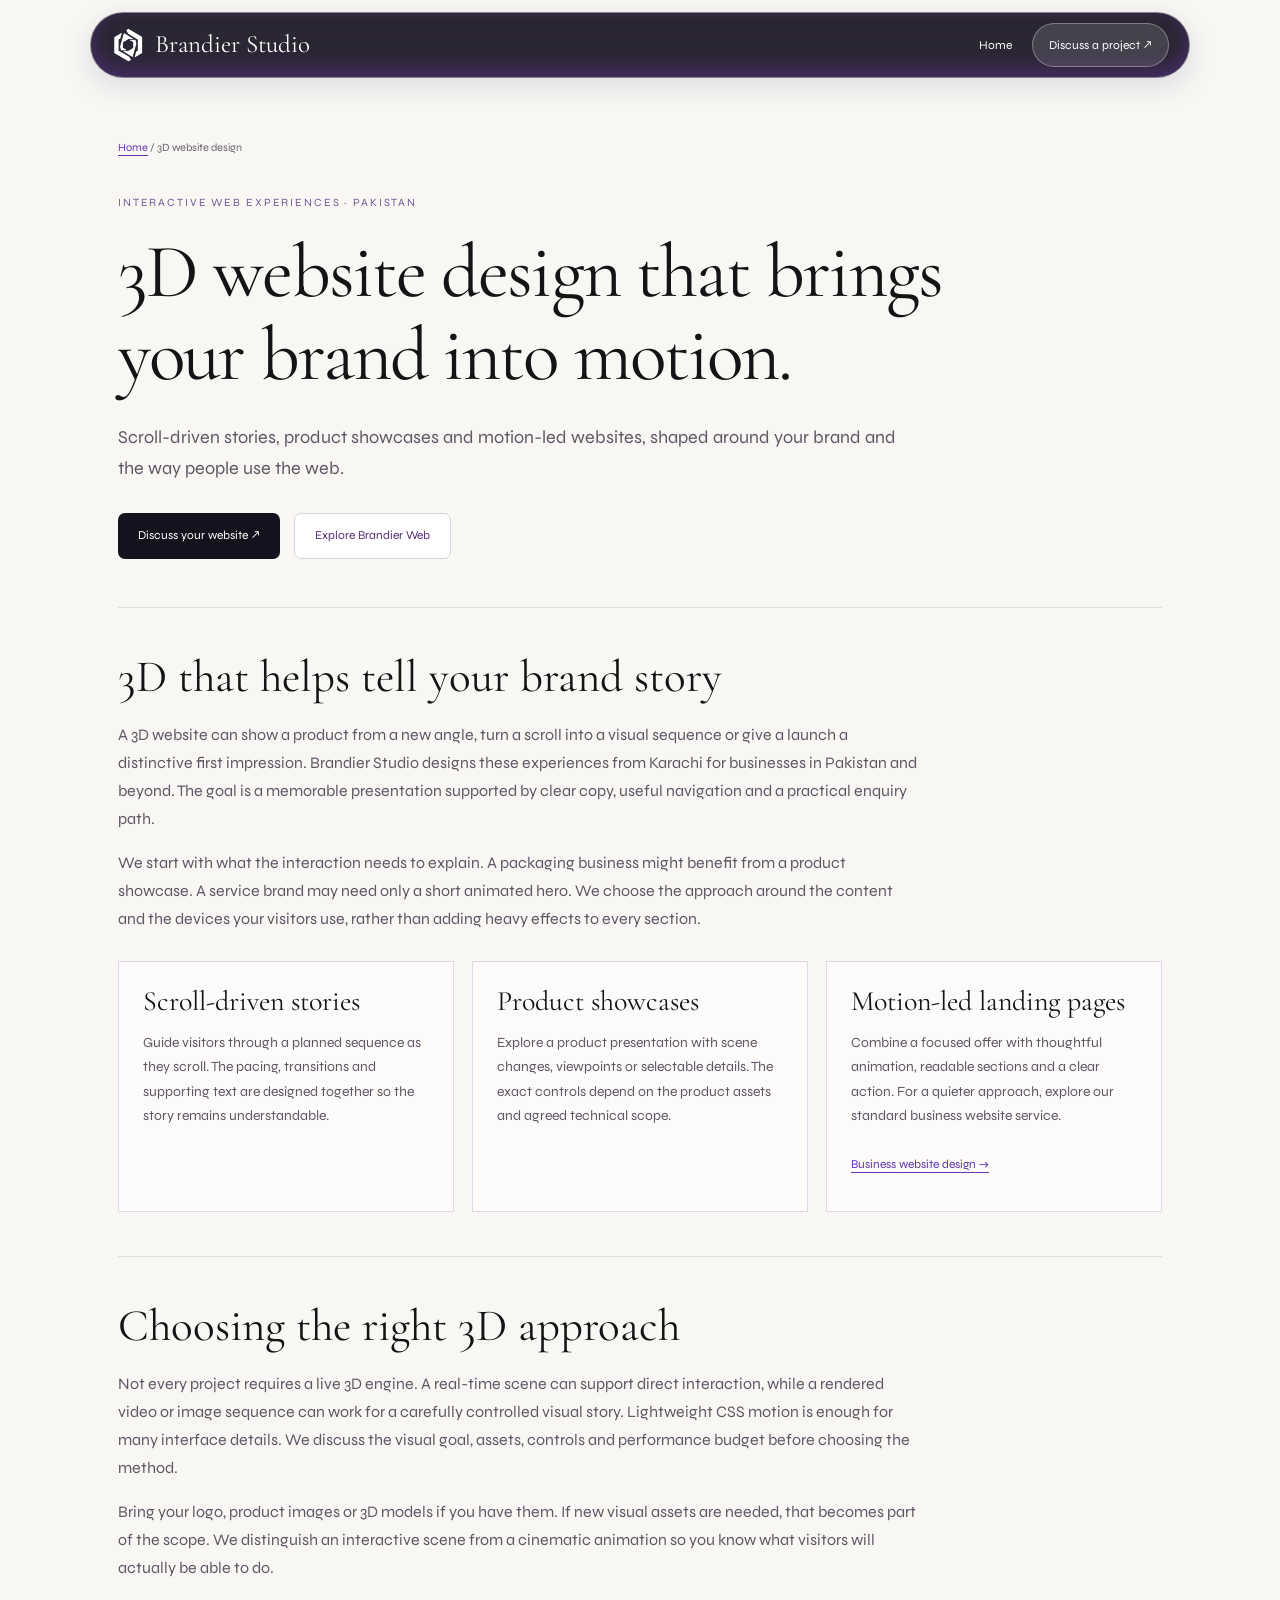
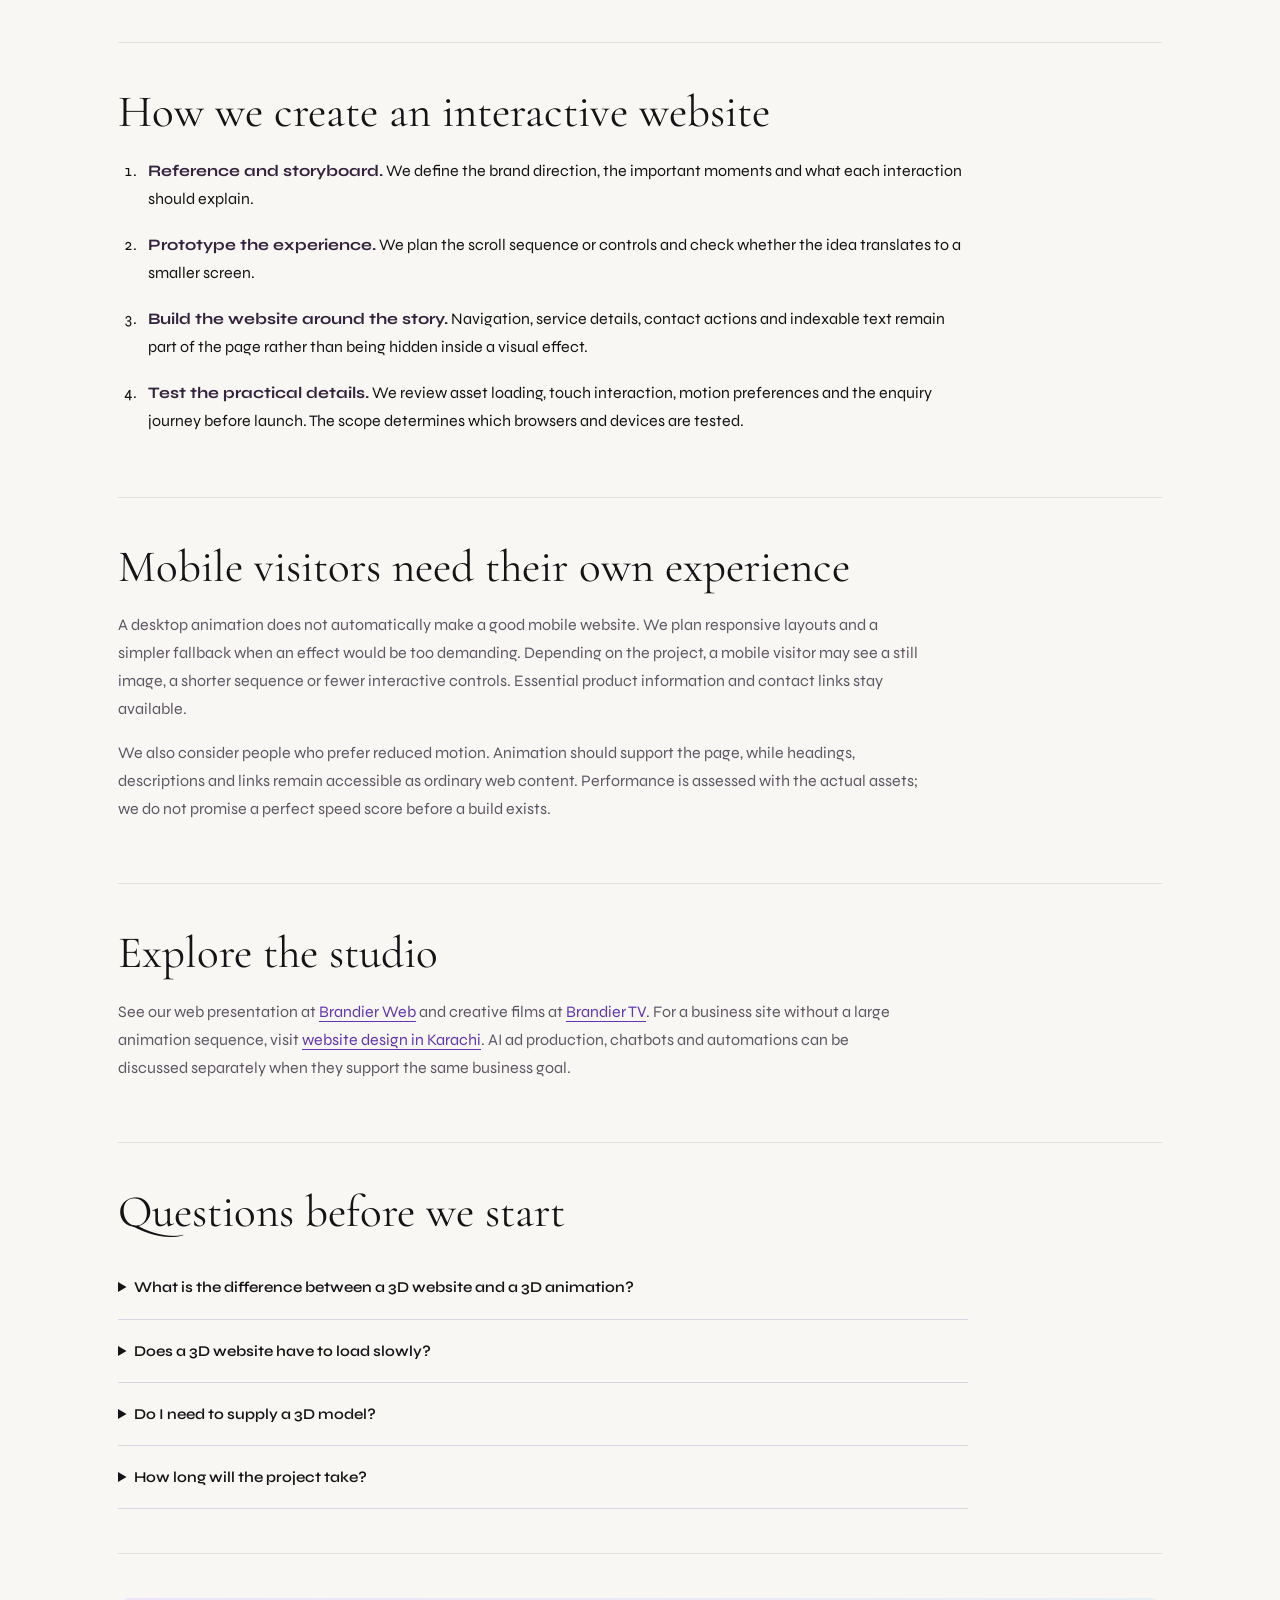
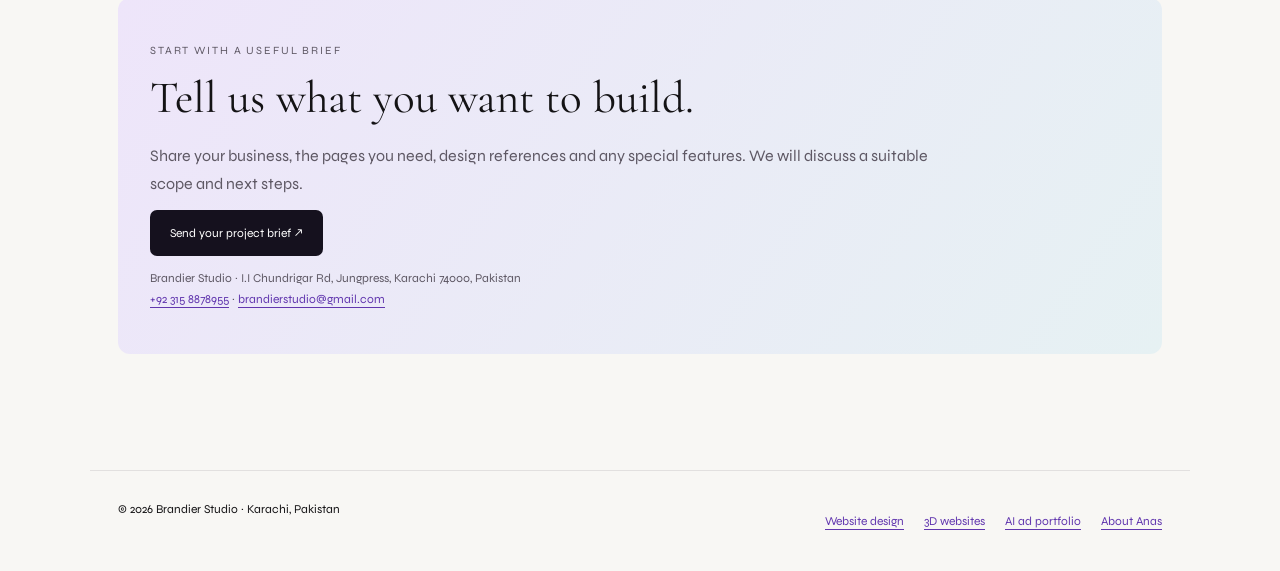
<file: 3d-website-design.html>
<!doctype html><html lang="en"><head><meta charset="utf-8"><meta name="viewport" content="width=device-width,initial-scale=1"><title>3D Website Design in Pakistan | Brandier Studio</title><meta name="description" content="Immersive 3D website design from Karachi, Pakistan. Explore scroll-driven storytelling, interactive product showcases and a mobile-aware design process."><link rel="canonical" href="https://brandierstudio.online/3d-website-design.html"><meta name="robots" content="index,follow,max-image-preview:large"><meta property="og:type" content="website"><meta property="og:site_name" content="Brandier Studio"><meta property="og:title" content="3D Website Design in Pakistan | Brandier Studio"><meta property="og:description" content="Immersive 3D website design from Karachi, Pakistan. Explore scroll-driven storytelling, interactive product showcases and a mobile-aware design process."><meta property="og:url" content="https://brandierstudio.online/3d-website-design.html"><meta property="og:image" content="https://brandierstudio.online/favicon.png"><meta name="twitter:card" content="summary"><meta name="twitter:title" content="3D Website Design in Pakistan | Brandier Studio"><meta name="twitter:description" content="Immersive 3D website design from Karachi, Pakistan. Explore scroll-driven storytelling, interactive product showcases and a mobile-aware design process."><meta name="twitter:image" content="https://brandierstudio.online/favicon.png"><script type="application/ld+json">{"@context": "https://schema.org", "@graph": [{"@type": "ProfessionalService", "@id": "https://brandierstudio.online/#business", "name": "Brandier Studio", "url": "https://brandierstudio.online/", "image": "https://brandierstudio.online/favicon.png", "logo": "https://brandierstudio.online/favicon.png", "telephone": "+923158878955", "email": "brandierstudio@gmail.com", "description": "Karachi-based creative and website design studio offering responsive websites, 3D web experiences, AI advertising, AI agents, chatbots and business automations.", "address": {"@type": "PostalAddress", "streetAddress": "I.I Chundrigar Rd, Jungpress", "addressLocality": "Karachi", "addressRegion": "Sindh", "postalCode": "74000", "addressCountry": "PK"}, "areaServed": [{"@type": "City", "name": "Karachi"}, {"@type": "Country", "name": "Pakistan"}], "hasMap": "https://www.google.com/maps/place/Brandier+studio/@24.849841,67.008726,17z/data=!3m1!4b1!4m6!3m5!1s0x3eb33fcb521d0777:0x27e55e4fd509d5cf!8m2!3d24.849841!4d67.008726!16s%2Fg%2F11nc4p6yjc", "founder": {"@type": "Person", "name": "Anas Mehboob", "url": "https://anas.brandierstudio.online/"}, "sameAs": ["https://pk.linkedin.com/company/brandier-studio", "https://www.instagram.com/brandiarco/", "https://www.facebook.com/brandiarstudio", "https://www.youtube.com/@Brandierstudio"], "knowsAbout": ["Website design", "3D website design", "Responsive web design", "AI advertising", "AI agents", "Chatbots", "Business automation"]}, {"@type": "Service", "@id": "https://brandierstudio.online/3d-website-design.html#service", "name": "3D website design", "serviceType": "3D website design", "provider": {"@id": "https://brandierstudio.online/#business"}, "areaServed": {"@type": "Country", "name": "Pakistan"}, "url": "https://brandierstudio.online/3d-website-design.html"}, {"@type": "WebPage", "@id": "https://brandierstudio.online/3d-website-design.html#page", "name": "3D Website Design in Pakistan | Brandier Studio", "url": "https://brandierstudio.online/3d-website-design.html", "description": "Immersive 3D website design from Karachi, Pakistan. Explore scroll-driven storytelling, interactive product showcases and a mobile-aware design process.", "about": {"@id": "https://brandierstudio.online/3d-website-design.html#service"}, "breadcrumb": {"@id": "https://brandierstudio.online/3d-website-design.html#breadcrumb"}}, {"@type": "BreadcrumbList", "@id": "https://brandierstudio.online/3d-website-design.html#breadcrumb", "itemListElement": [{"@type": "ListItem", "position": 1, "name": "Home", "item": "https://brandierstudio.online/"}, {"@type": "ListItem", "position": 2, "name": "3D website design", "item": "https://brandierstudio.online/3d-website-design.html"}]}]}</script><link rel="icon" href="favicon.png"><link rel="preconnect" href="https://fonts.googleapis.com"><link rel="preconnect" href="https://fonts.gstatic.com" crossorigin><link href="https://fonts.googleapis.com/css2?family=Cormorant+Garamond:wght@400;500&family=Syne:wght@400;500;600&display=swap" rel="stylesheet"><link rel="stylesheet" href="assets/service-pages.css"></head><body><header class="service-header"><a class="brand" href="/"><img src="favicon.png" width="34" height="34" alt="">Brandier Studio</a><div class="header-links"><a class="home-link" href="/">Home</a><a class="quote" href="/#contact">Discuss a project ↗</a></div></header><main><div class="breadcrumbs"><a href="/">Home</a> / 3D website design</div><p class="eyebrow">Interactive web experiences · Pakistan</p><h1>3D website design that brings your brand into motion.</h1><p class="intro">Scroll-driven stories, product showcases and motion-led websites, shaped around your brand and the way people use the web.</p><div class="actions"><a class="button" href="https://wa.me/923158878955?text=Hello%20Brandier%20Studio%2C%20I%20want%20to%20discuss%20a%20website%20project.">Discuss your website ↗</a><a class="button secondary" href="https://web.brandierstudio.online/">Explore Brandier Web</a></div><section class="block"><h2>3D that helps tell your brand story</h2><p>A 3D website can show a product from a new angle, turn a scroll into a visual sequence or give a launch a distinctive first impression. Brandier Studio designs these experiences from Karachi for businesses in Pakistan and beyond. The goal is a memorable presentation supported by clear copy, useful navigation and a practical enquiry path.</p><p>We start with what the interaction needs to explain. A packaging business might benefit from a product showcase. A service brand may need only a short animated hero. We choose the approach around the content and the devices your visitors use, rather than adding heavy effects to every section.</p><div class="grid"><article class="card"><h3>Scroll-driven stories</h3><p>Guide visitors through a planned sequence as they scroll. The pacing, transitions and supporting text are designed together so the story remains understandable.</p></article><article class="card"><h3>Product showcases</h3><p>Explore a product presentation with scene changes, viewpoints or selectable details. The exact controls depend on the product assets and agreed technical scope.</p></article><article class="card"><h3>Motion-led landing pages</h3><p>Combine a focused offer with thoughtful animation, readable sections and a clear action. For a quieter approach, explore our standard business website service.</p><a href="website-design-karachi.html">Business website design →</a></article></div></section>
<section class="block"><h2>Choosing the right 3D approach</h2><p>Not every project requires a live 3D engine. A real-time scene can support direct interaction, while a rendered video or image sequence can work for a carefully controlled visual story. Lightweight CSS motion is enough for many interface details. We discuss the visual goal, assets, controls and performance budget before choosing the method.</p><p>Bring your logo, product images or 3D models if you have them. If new visual assets are needed, that becomes part of the scope. We distinguish an interactive scene from a cinematic animation so you know what visitors will actually be able to do.</p></section>
<section class="block"><h2>How we create an interactive website</h2><ol class="steps"><li><strong>Reference and storyboard.</strong> We define the brand direction, the important moments and what each interaction should explain.</li><li><strong>Prototype the experience.</strong> We plan the scroll sequence or controls and check whether the idea translates to a smaller screen.</li><li><strong>Build the website around the story.</strong> Navigation, service details, contact actions and indexable text remain part of the page rather than being hidden inside a visual effect.</li><li><strong>Test the practical details.</strong> We review asset loading, touch interaction, motion preferences and the enquiry journey before launch. The scope determines which browsers and devices are tested.</li></ol></section>
<section class="block"><h2>Mobile visitors need their own experience</h2><p>A desktop animation does not automatically make a good mobile website. We plan responsive layouts and a simpler fallback when an effect would be too demanding. Depending on the project, a mobile visitor may see a still image, a shorter sequence or fewer interactive controls. Essential product information and contact links stay available.</p><p>We also consider people who prefer reduced motion. Animation should support the page, while headings, descriptions and links remain accessible as ordinary web content. Performance is assessed with the actual assets; we do not promise a perfect speed score before a build exists.</p></section>
<section class="block"><h2>Explore the studio</h2><p>See our web presentation at <a href="https://web.brandierstudio.online/">Brandier Web</a> and creative films at <a href="https://tv.brandierstudio.online/">Brandier TV</a>. For a business site without a large animation sequence, visit <a href="website-design-karachi.html">website design in Karachi</a>. AI ad production, chatbots and automations can be discussed separately when they support the same business goal.</p></section><section class="block"><h2>Questions before we start</h2><details><summary>What is the difference between a 3D website and a 3D animation?</summary><p>A 3D animation is a visual asset. A 3D website combines the page structure and interface with a rendered sequence or live interactive scene. We specify the exact controls and behaviour in the project scope.</p></details><details><summary>Does a 3D website have to load slowly?</summary><p>Asset size, loading strategy and the amount of real-time work all matter. We choose the approach around a performance budget and may use a simpler mobile fallback.</p></details><details><summary>Do I need to supply a 3D model?</summary><p>Existing models or product images help define the brief. If assets need to be created, we discuss that work and its cost before building.</p></details><details><summary>How long will the project take?</summary><p>The schedule depends on scene complexity, asset preparation, pages and review rounds. We agree a timeline after reviewing your brief rather than give the same deadline for every project.</p></details></section><section class="block"><div class="contact"><p class="eyebrow">Start with a useful brief</p><h2>Tell us what you want to build.</h2><p>Share your business, the pages you need, design references and any special features. We will discuss a suitable scope and next steps.</p><a class="button" href="/#contact">Send your project brief ↗</a><p class="small">Brandier Studio · I.I Chundrigar Rd, Jungpress, Karachi 74000, Pakistan<br><a href="tel:+923158878955">+92 315 8878955</a> · <a href="mailto:brandierstudio@gmail.com">brandierstudio@gmail.com</a></p></div></section></main><footer class="service-footer"><span>© 2026 Brandier Studio · Karachi, Pakistan</span><div><a href="website-design-karachi.html">Website design</a><a href="3d-website-design.html">3D websites</a><a href="https://tv.brandierstudio.online/">AI ad portfolio</a><a href="https://anas.brandierstudio.online/">About Anas</a></div></footer></body></html>
</file>
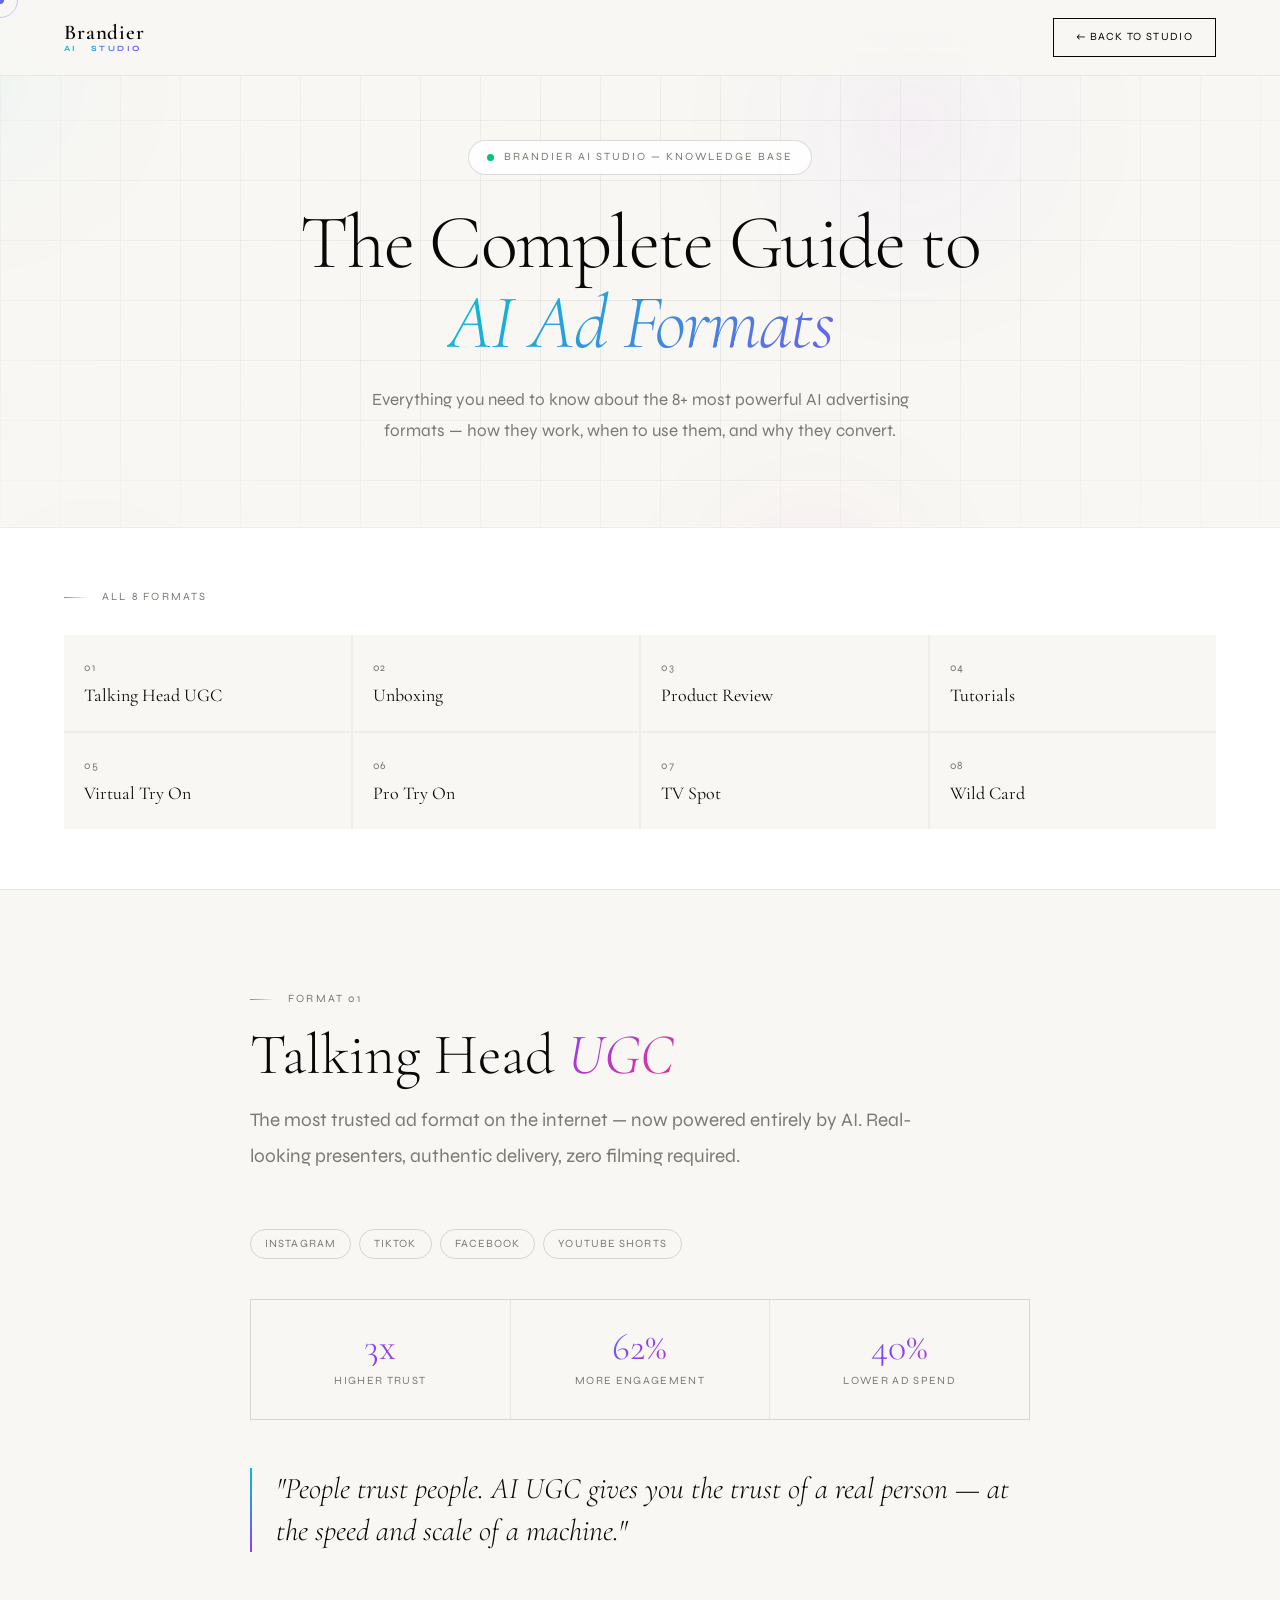
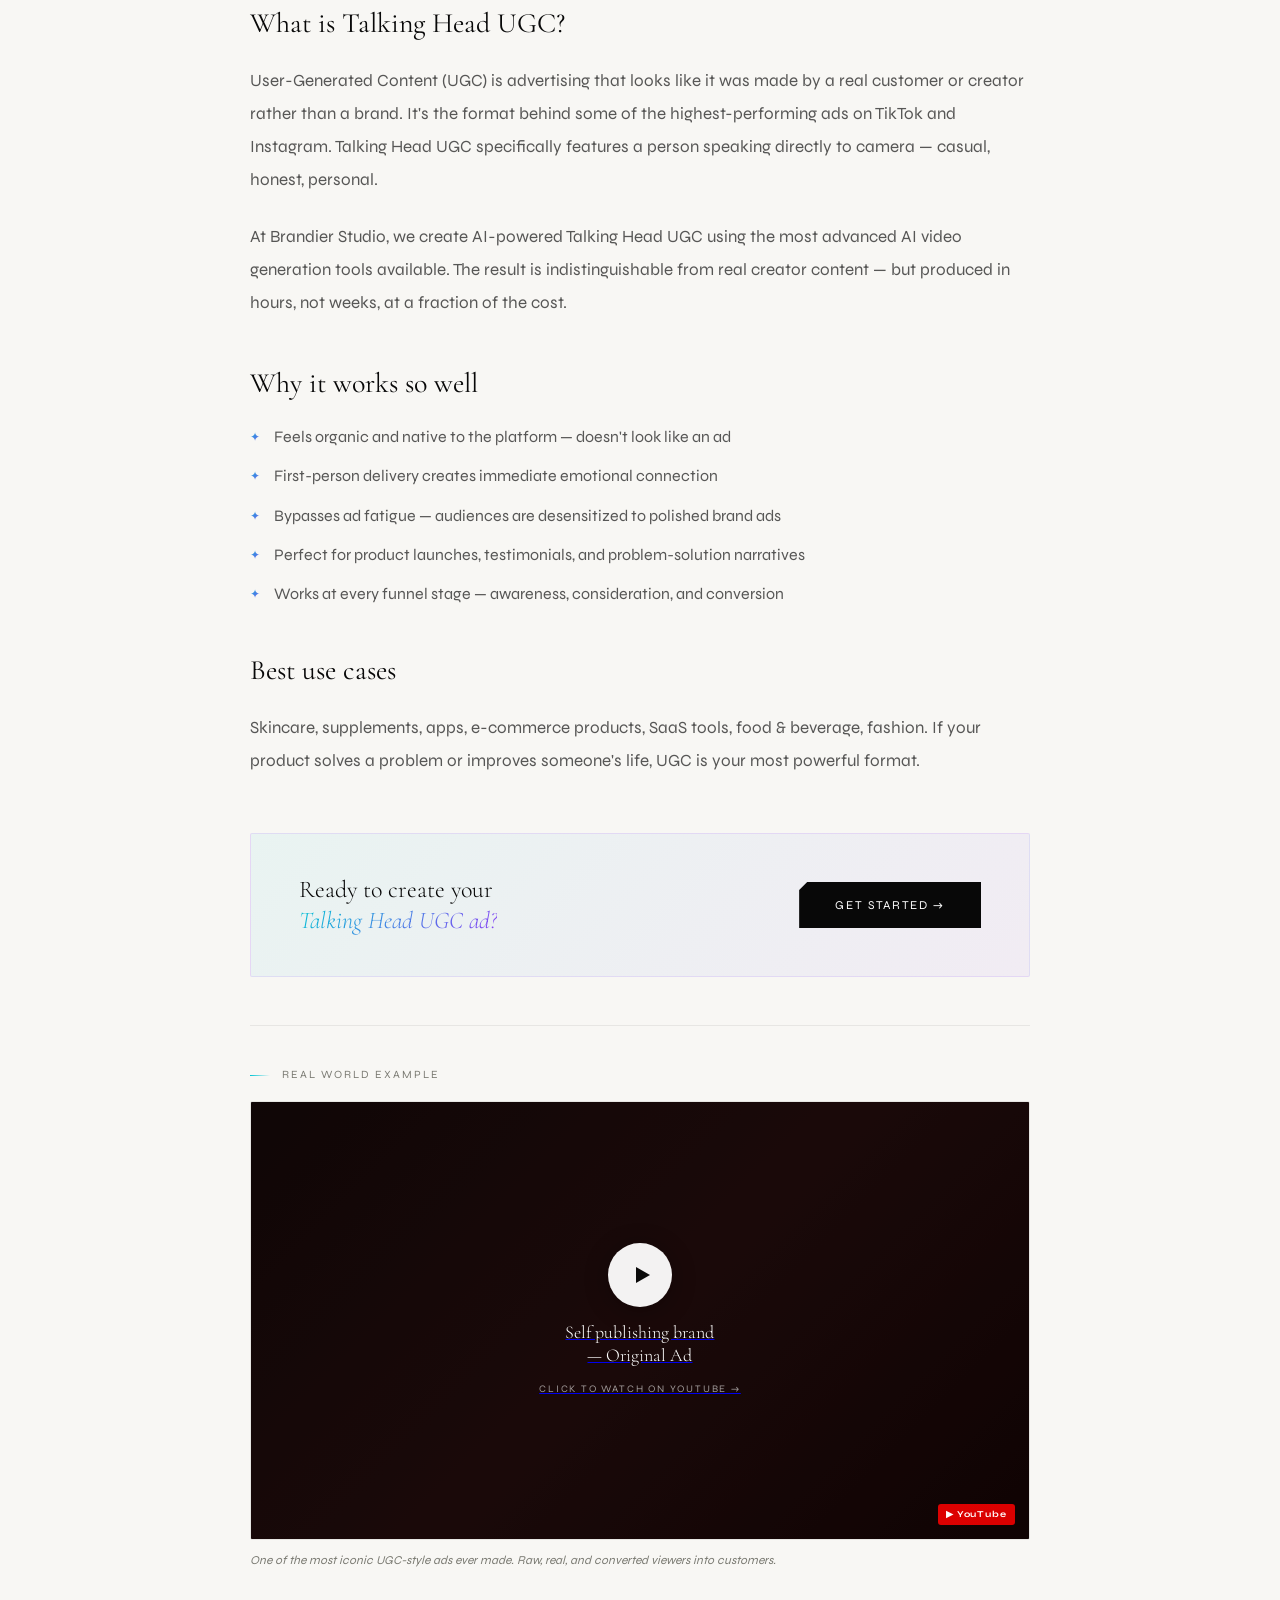
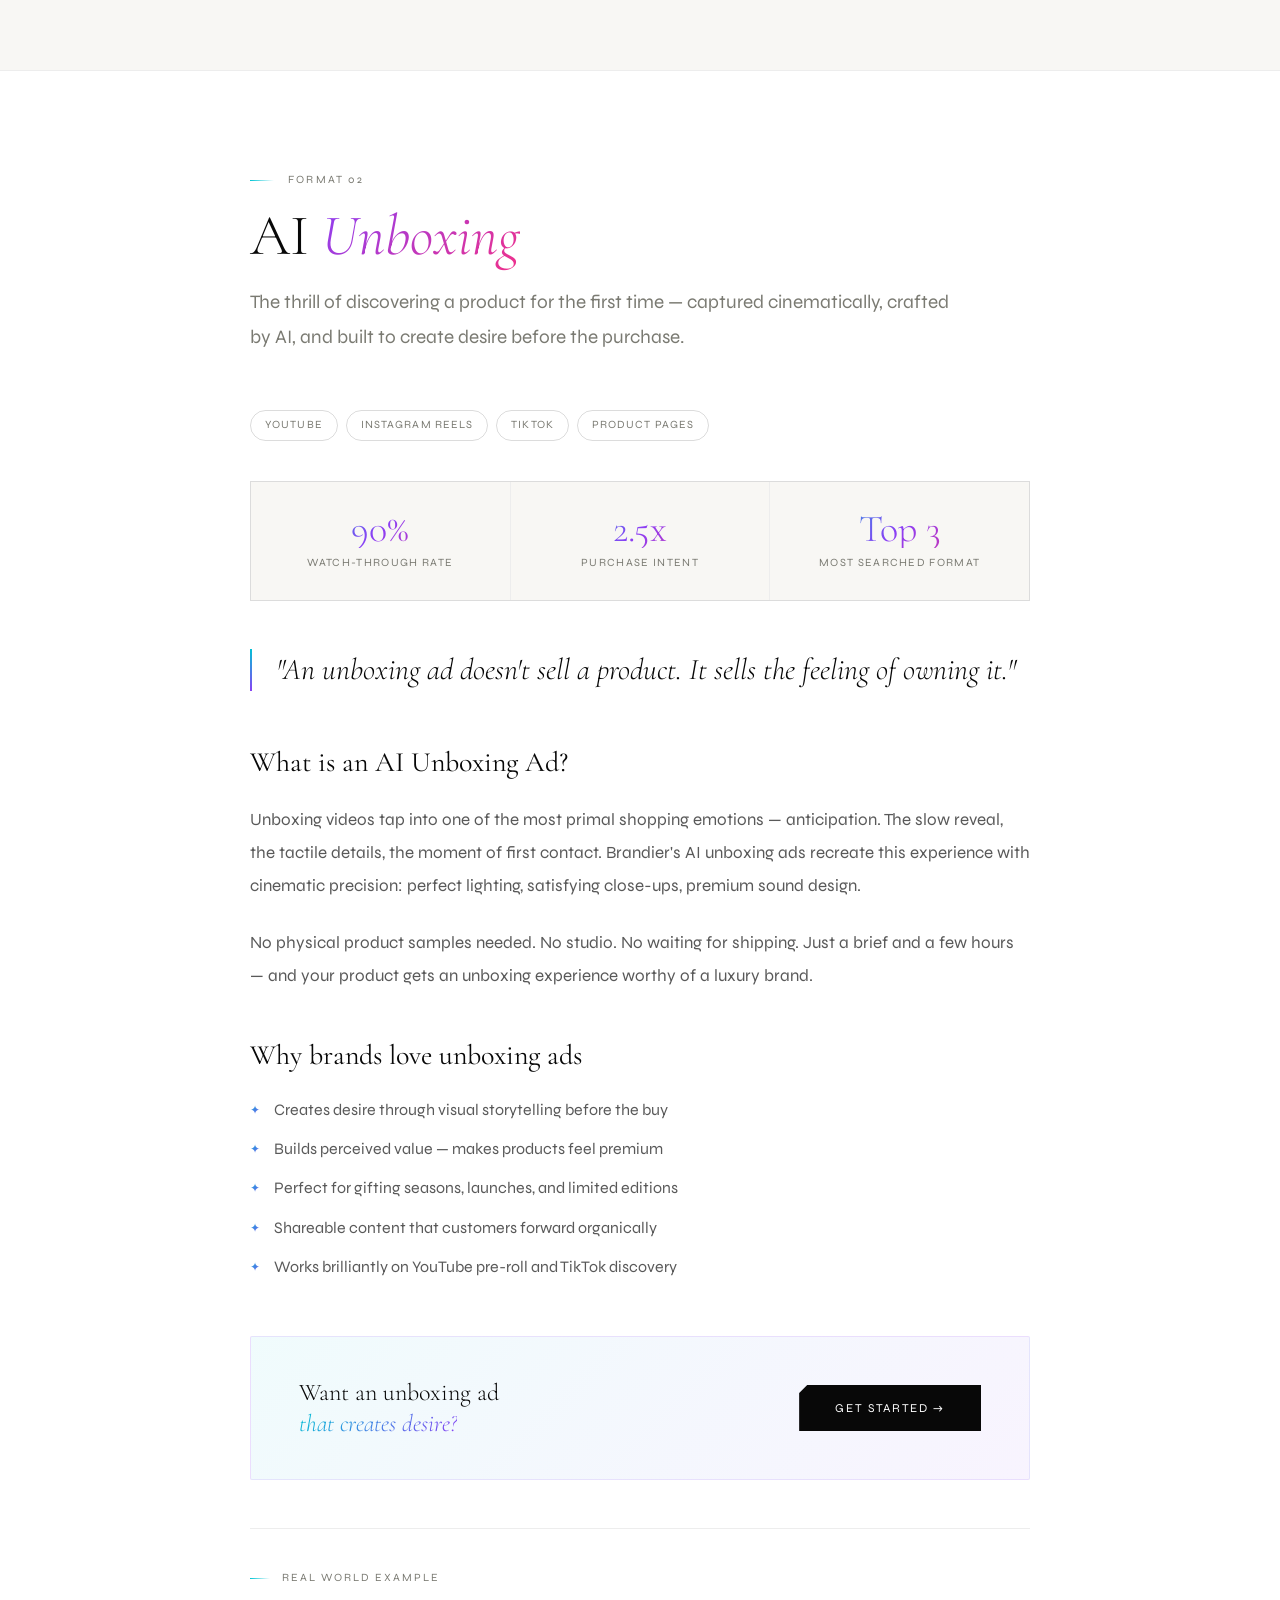
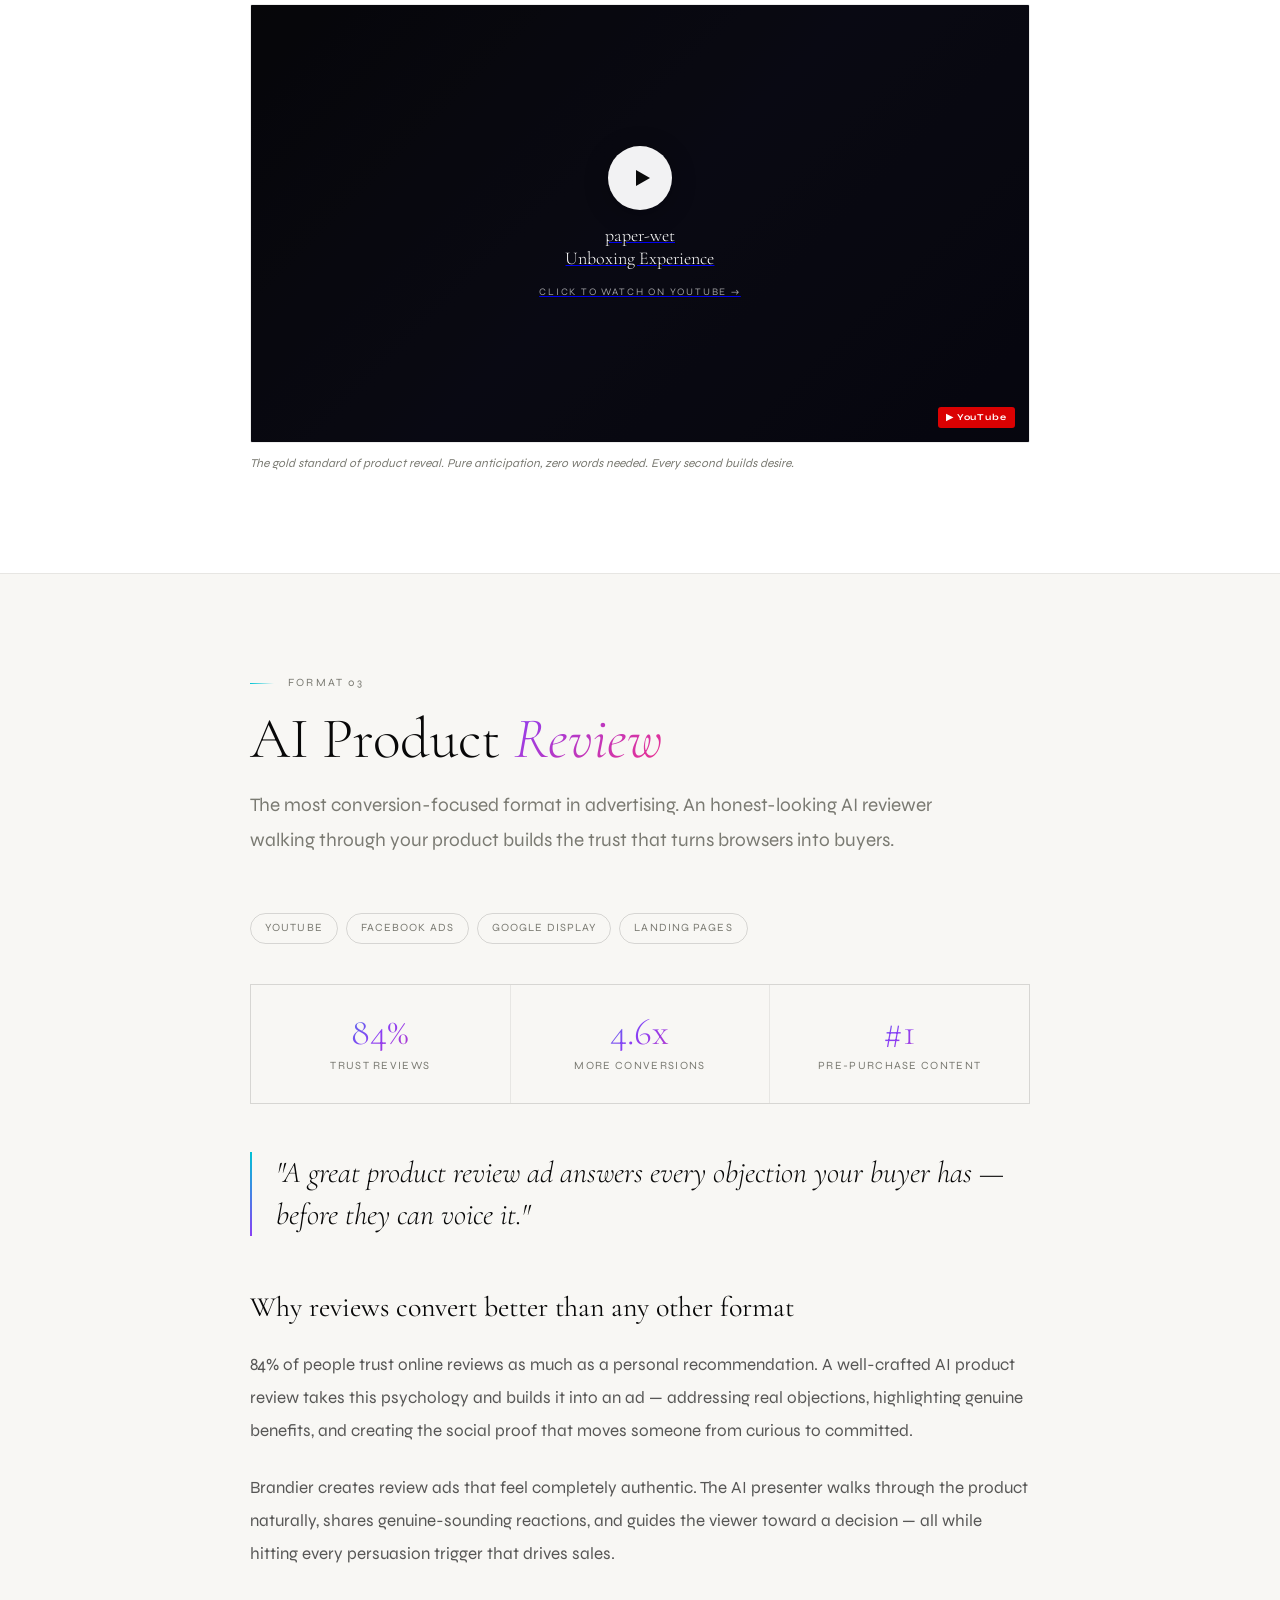
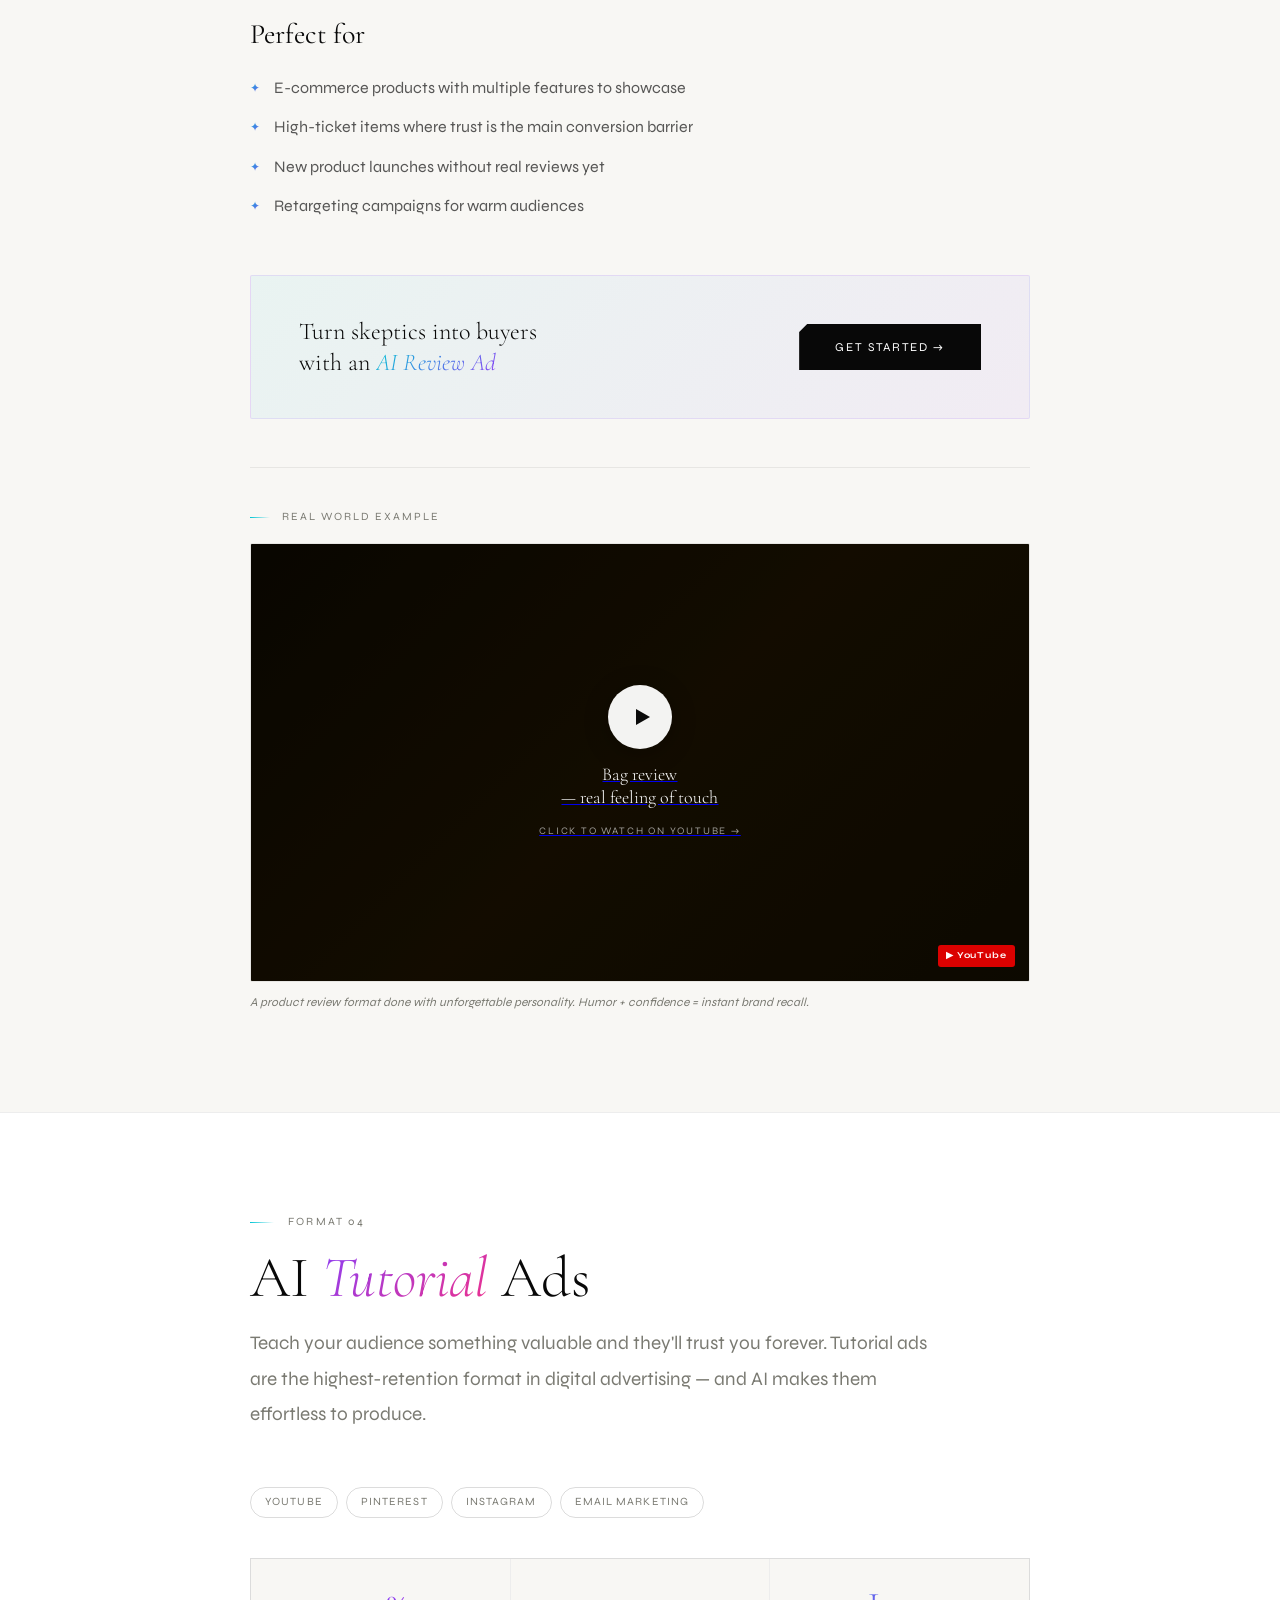
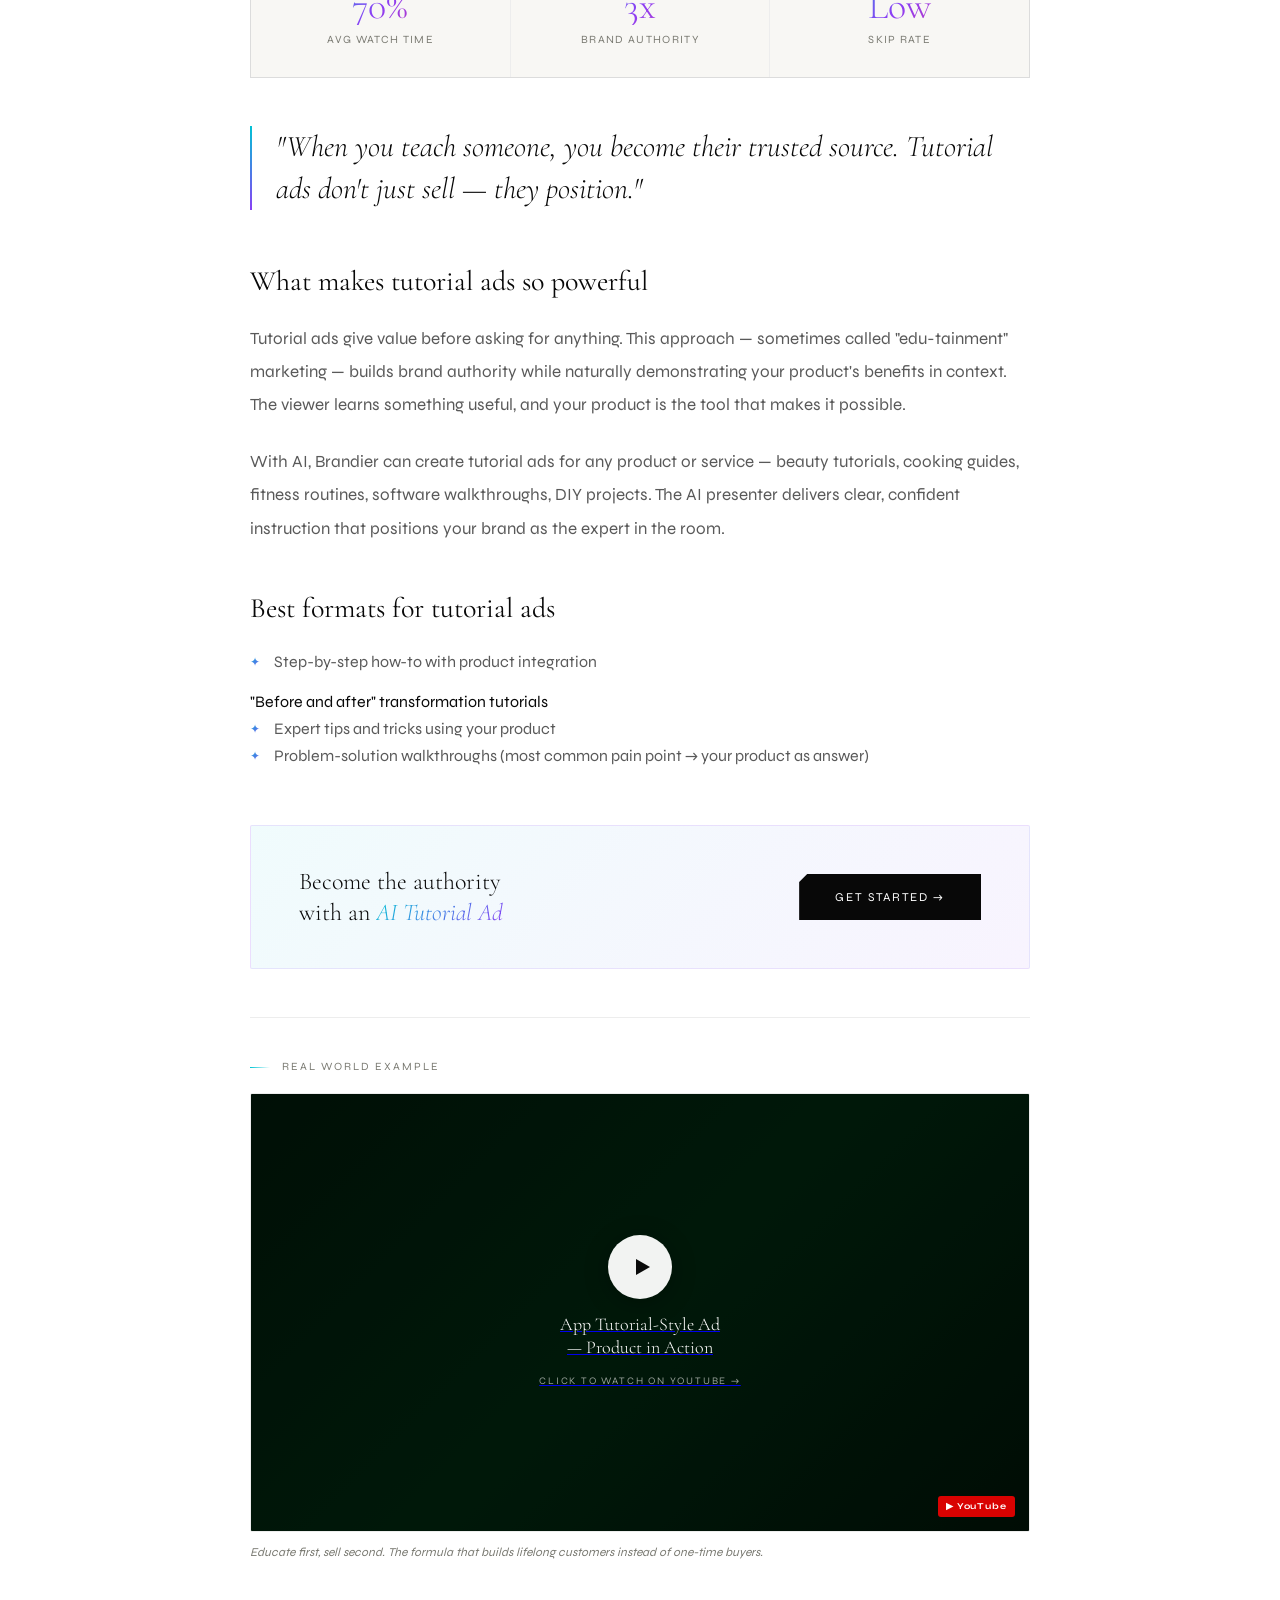
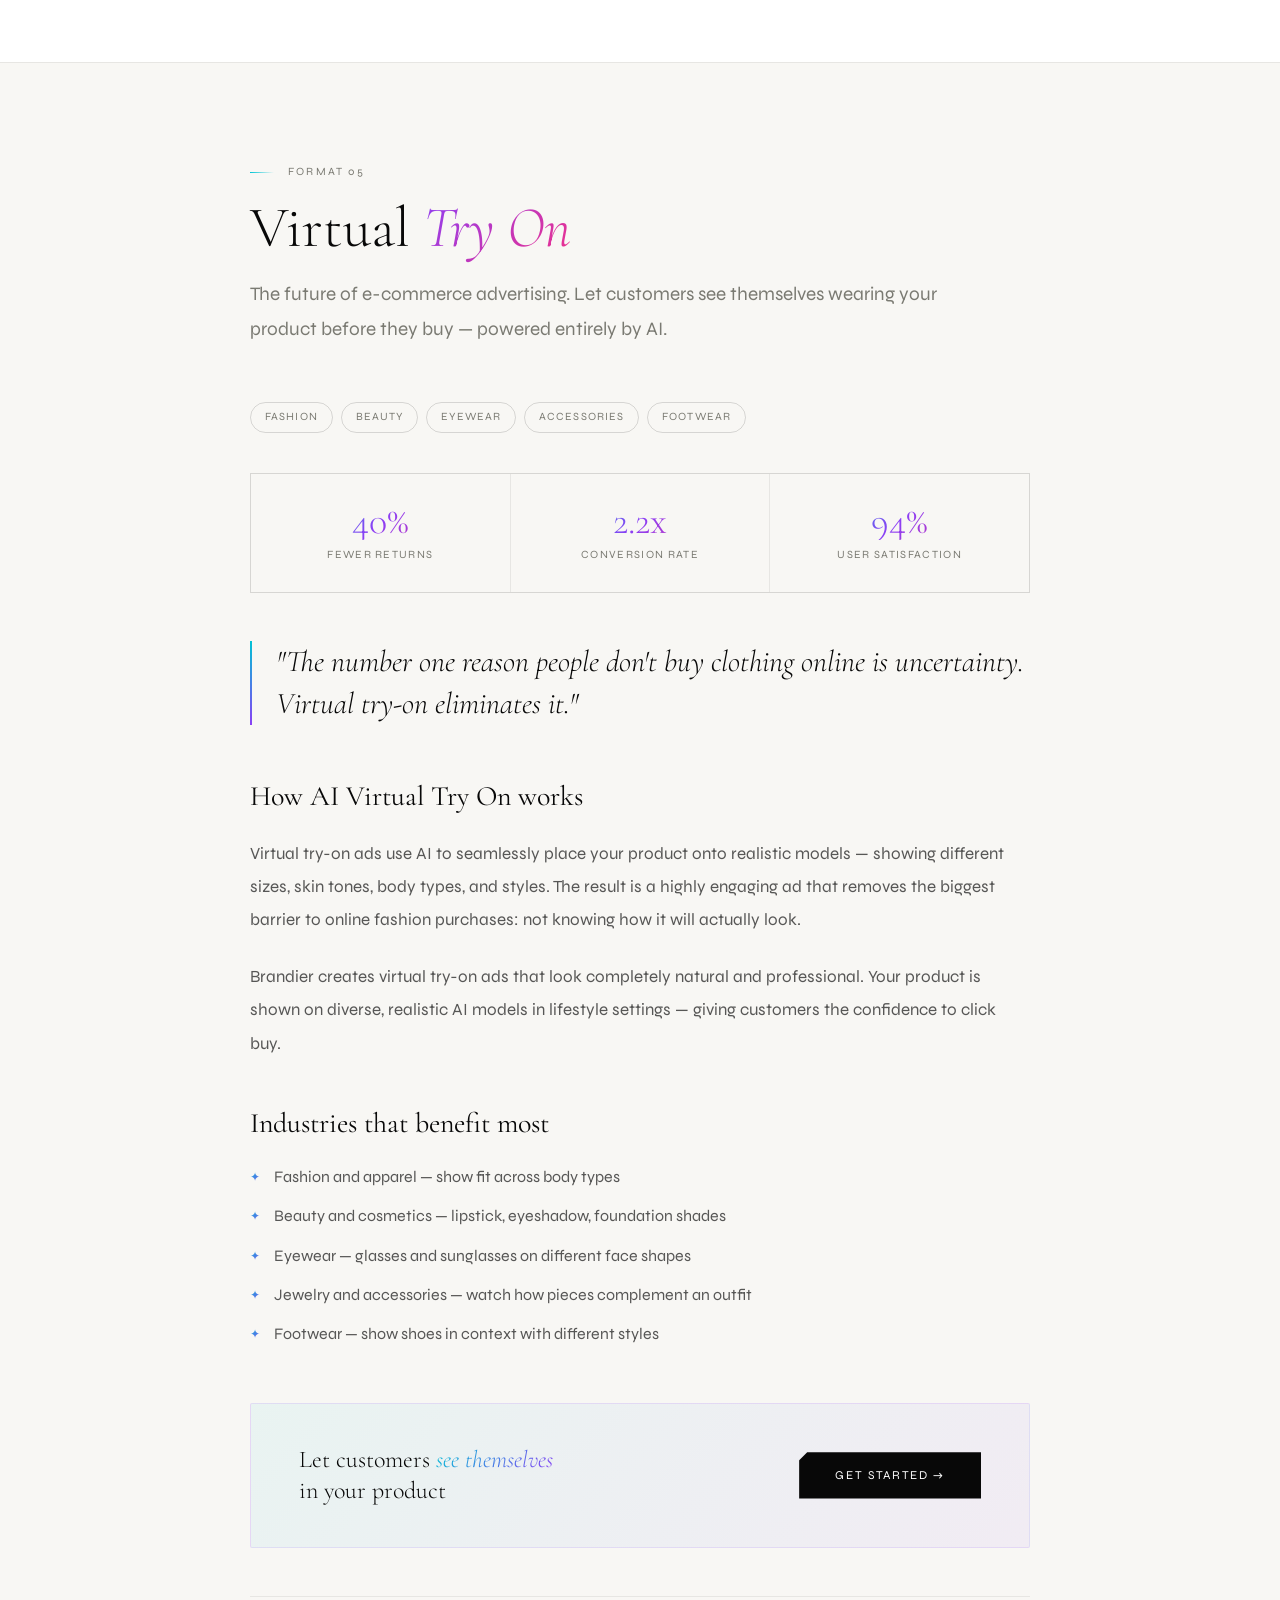
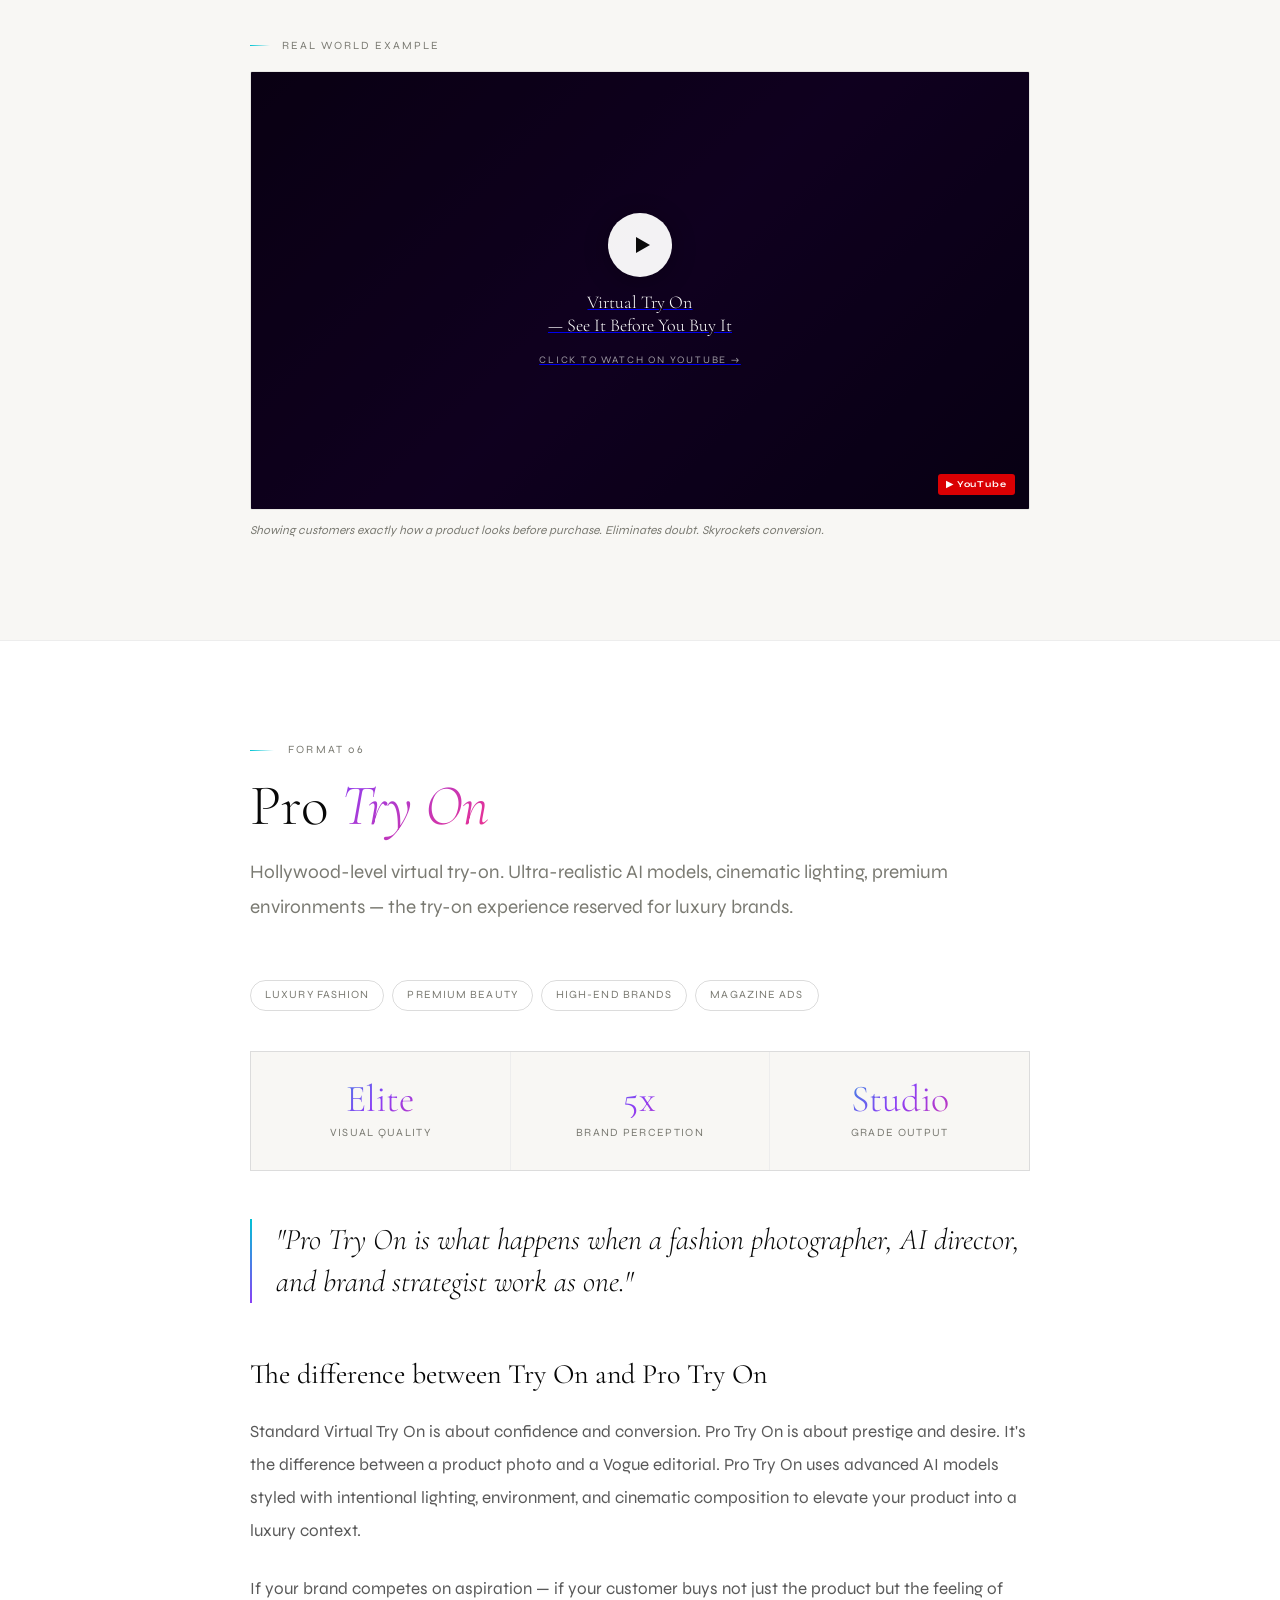
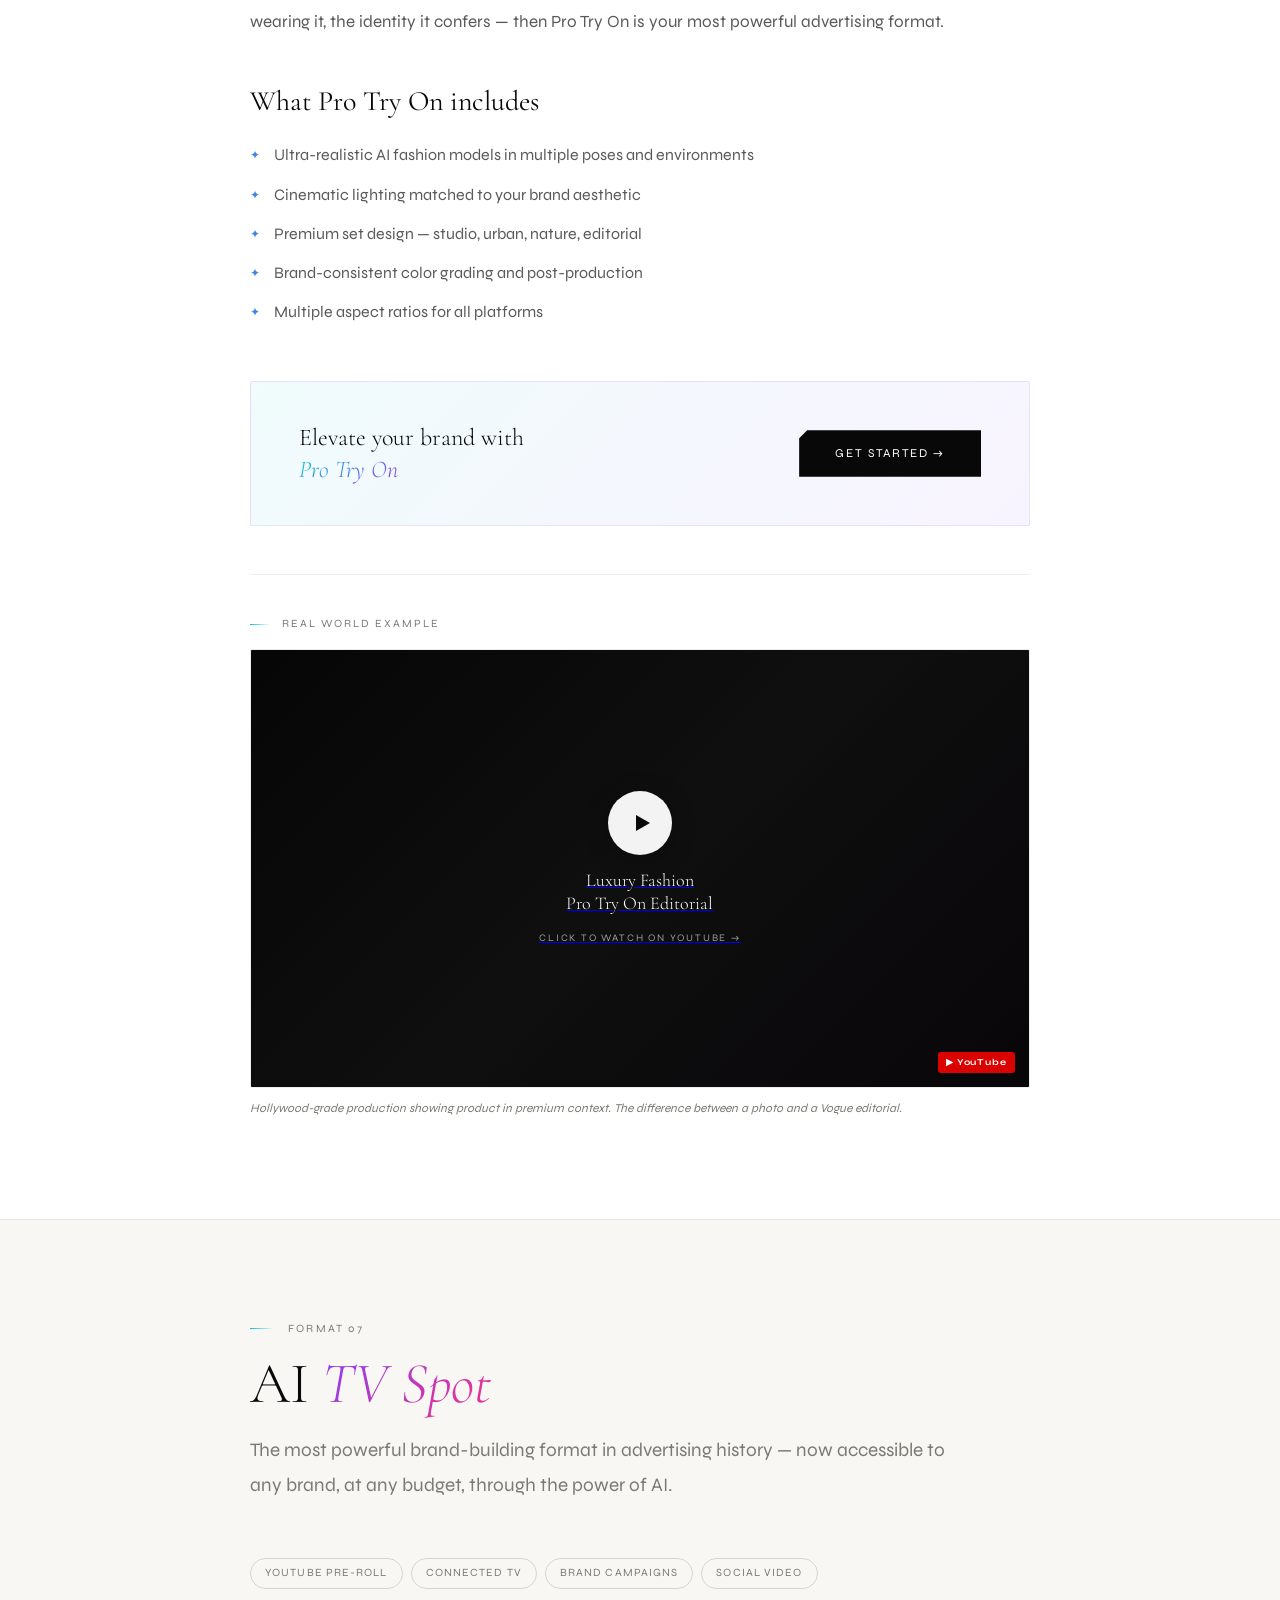
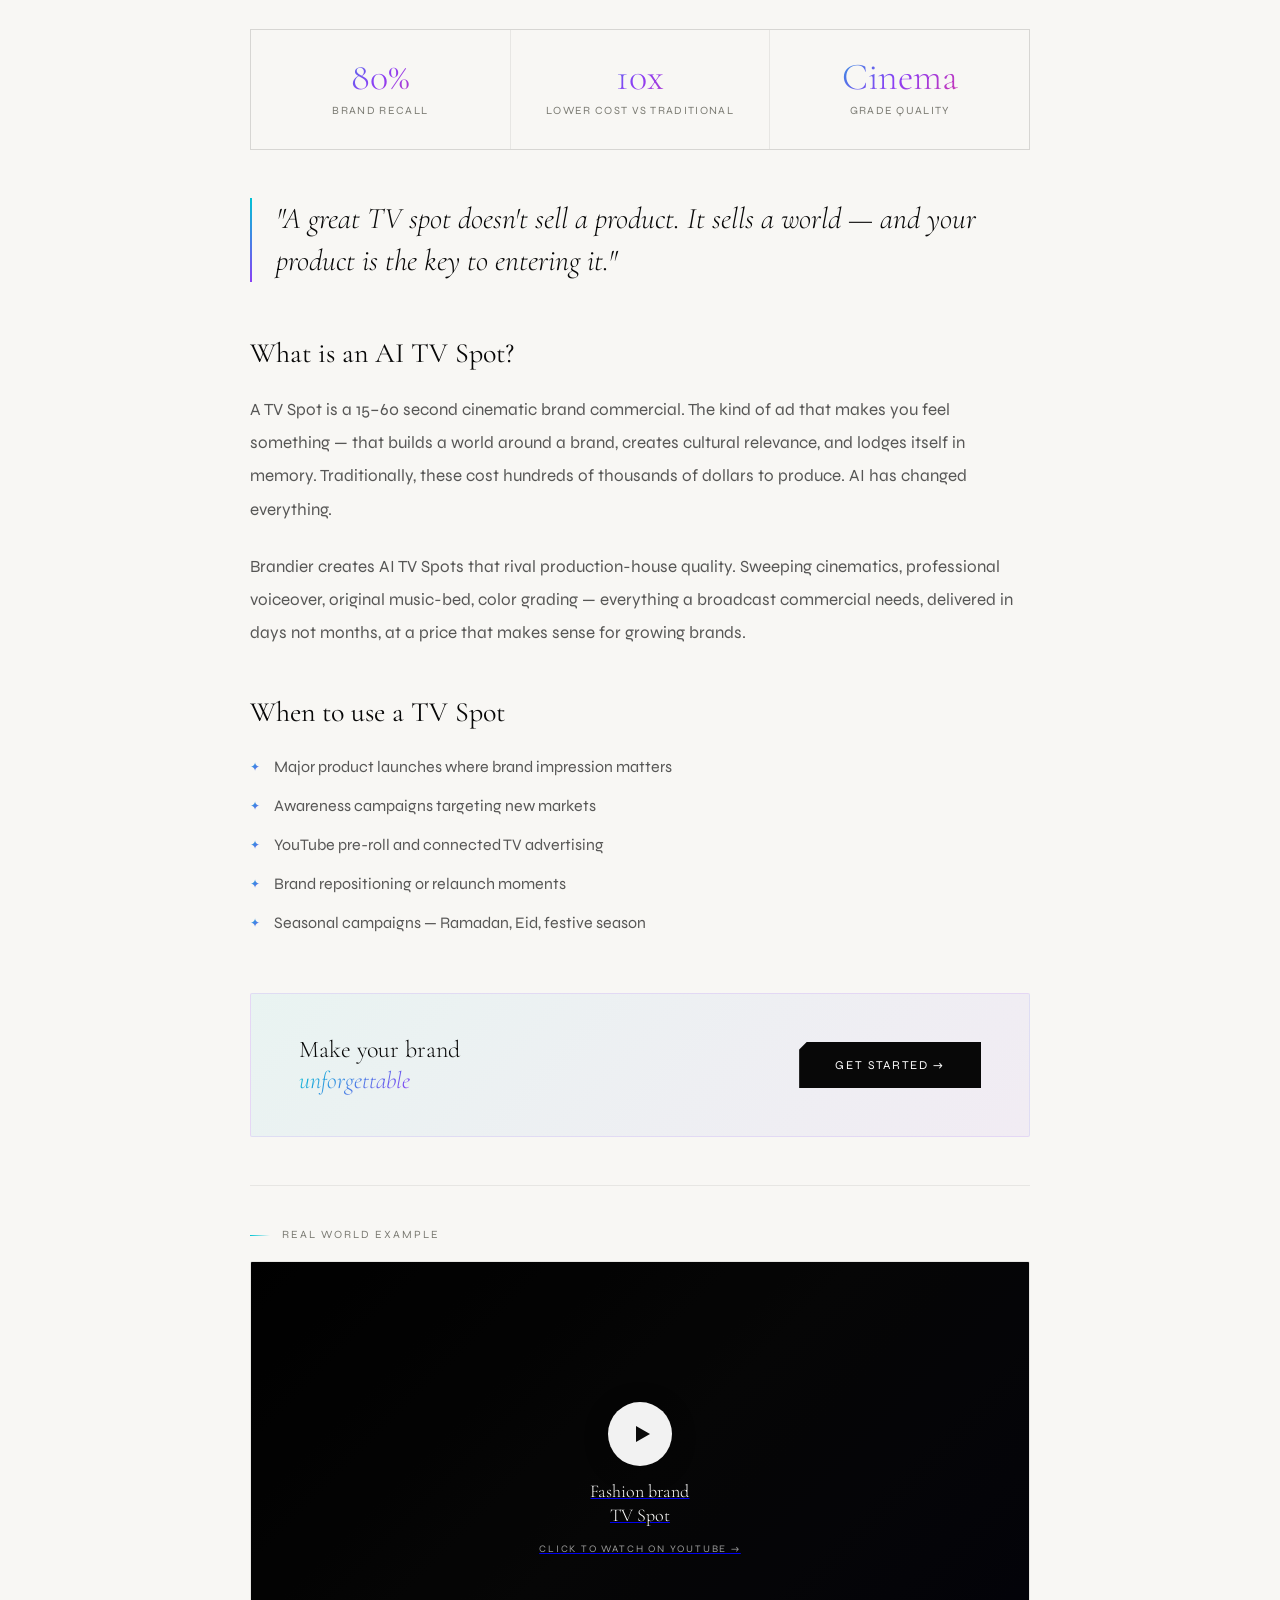
<file: brandier-blog.html>
<!DOCTYPE html>
<html lang="en">
<head>
<meta charset="UTF-8"/>
<meta name="viewport" content="width=device-width, initial-scale=1.0"/>
<title>AI Ad Formats: UGC, Motion &amp; Commercials | Brandier Studio</title>
<meta name="description" content="Explore AI UGC, product videos, motion graphics and commercial ad formats from Brandier Studio, Karachi. Learn which format fits your next campaign.">
<link rel="canonical" href="https://brandierstudio.online/brandier-blog.html">
<meta name="robots" content="index,follow,max-image-preview:large">
<meta property="og:type" content="website"><meta property="og:site_name" content="Brandier Studio"><meta property="og:locale" content="en_PK">
<meta property="og:title" content="AI Ad Formats: UGC, Motion &amp; Commercials | Brandier Studio"><meta property="og:description" content="Explore AI UGC, product videos, motion graphics and commercial ad formats from Brandier Studio, Karachi. Learn which format fits your next campaign."><meta property="og:url" content="https://brandierstudio.online/brandier-blog.html"><meta property="og:image" content="https://brandierstudio.online/favicon.png"><meta property="og:image:alt" content="Brandier Studio logo">
<meta name="twitter:card" content="summary"><meta name="twitter:title" content="AI Ad Formats: UGC, Motion &amp; Commercials | Brandier Studio"><meta name="twitter:description" content="Explore AI UGC, product videos, motion graphics and commercial ad formats from Brandier Studio, Karachi. Learn which format fits your next campaign."><meta name="twitter:image" content="https://brandierstudio.online/favicon.png">
<script type="application/ld+json">{"@context": "https://schema.org", "@graph": [{"@type": "WebPage", "@id": "https://brandierstudio.online/brandier-blog.html#page", "url": "https://brandierstudio.online/brandier-blog.html", "name": "AI Ad Formats: UGC, Motion & Commercials | Brandier Studio", "description": "Explore AI UGC, product videos, motion graphics and commercial ad formats from Brandier Studio, Karachi. Learn which format fits your next campaign.", "publisher": {"@id": "https://brandierstudio.online/#business"}}, {"@type": "ProfessionalService", "@id": "https://brandierstudio.online/#business", "name": "Brandier Studio", "url": "https://brandierstudio.online/", "image": "https://brandierstudio.online/favicon.png", "logo": "https://brandierstudio.online/favicon.png", "telephone": "+923158878955", "email": "brandierstudio@gmail.com", "description": "Karachi-based creative and website design studio offering responsive websites, 3D web experiences, AI advertising, AI agents, chatbots and business automations.", "address": {"@type": "PostalAddress", "streetAddress": "I.I Chundrigar Rd, Jungpress", "addressLocality": "Karachi", "addressRegion": "Sindh", "postalCode": "74000", "addressCountry": "PK"}, "areaServed": [{"@type": "City", "name": "Karachi"}, {"@type": "Country", "name": "Pakistan"}], "hasMap": "https://www.google.com/maps/place/Brandier+studio/@24.849841,67.008726,17z/data=!3m1!4b1!4m6!3m5!1s0x3eb33fcb521d0777:0x27e55e4fd509d5cf!8m2!3d24.849841!4d67.008726!16s%2Fg%2F11nc4p6yjc", "founder": {"@type": "Person", "name": "Anas Mehboob", "url": "https://anas.brandierstudio.online/"}, "sameAs": ["https://pk.linkedin.com/company/brandier-studio", "https://www.instagram.com/brandiarco/", "https://www.facebook.com/brandiarstudio", "https://www.youtube.com/@Brandierstudio"], "knowsAbout": ["Website design", "3D website design", "Responsive web design", "AI advertising", "AI agents", "Chatbots", "Business automation"]}]}</script>
  <link rel="icon" type="image/png" href="favicon.png">
<link href="https://fonts.googleapis.com/css2?family=Cormorant+Garamond:ital,wght@0,300;0,400;0,600;1,300;1,400&family=Syne:wght@400;500;600;700&display=swap" rel="stylesheet"/>
<style>
*,*::before,*::after{margin:0;padding:0;box-sizing:border-box}
:root{
  --bg:#F8F7F4;--white:#FFFFFF;--black:#080808;
  --muted:#7A7A72;--soft:#EFEDE8;--border:rgba(10,10,10,0.07);--border2:rgba(10,10,10,0.14);
  --c1:#00C4D4;--c2:#8B3FF5;--c3:#F0308A;--c4:#00C47A;--c5:#FF6530;
  --serif:'Cormorant Garamond',Georgia,serif;--sans:'Syne',sans-serif;
}
html{scroll-behavior:smooth}
body{background:var(--bg);color:var(--black);font-family:var(--sans);font-weight:400;font-size:16px;line-height:1.7;overflow-x:hidden;cursor:none}
.cur-dot{position:fixed;top:0;left:0;z-index:9999;pointer-events:none;width:8px;height:8px;border-radius:50%;background:linear-gradient(135deg,var(--c1),var(--c2));transform:translate(-50%,-50%)}
.cur-ring{position:fixed;top:0;left:0;z-index:9998;pointer-events:none;width:36px;height:36px;border-radius:50%;border:1.5px solid rgba(139,63,245,0.3);transform:translate(-50%,-50%)}
@media(pointer:coarse){body{cursor:auto}.cur-dot,.cur-ring{display:none}}
#aur{position:fixed;inset:0;width:100%;height:100%;pointer-events:none;z-index:0;opacity:0.45}

/* NAV */
nav{position:fixed;top:0;left:0;right:0;z-index:200;display:flex;justify-content:space-between;align-items:center;padding:18px 64px;transition:all .5s;background:rgba(248,247,244,0.92);backdrop-filter:blur(24px);border-bottom:1px solid var(--border)}
.logo-a{display:flex;align-items:center;gap:12px;text-decoration:none}
.logo-wm{display:flex;flex-direction:column;gap:2px;line-height:1}
.logo-brand{font-family:var(--serif);font-size:21px;font-weight:600;letter-spacing:.04em;color:var(--black)}
.logo-sub{font-size:8px;font-weight:700;letter-spacing:.3em;text-transform:uppercase;background:linear-gradient(90deg,var(--c1),var(--c2),var(--c3));-webkit-background-clip:text;-webkit-text-fill-color:transparent;background-clip:text;background-size:200%;animation:gs 4s ease-in-out infinite}
.nav-back{padding:9px 22px;border:1px solid var(--black);font-size:11px;letter-spacing:.12em;text-transform:uppercase;color:var(--black);text-decoration:none;transition:all .3s}
.nav-back:hover{background:var(--black);color:var(--white)}

/* HERO */
.blog-hero{min-height:55vh;display:flex;flex-direction:column;align-items:center;justify-content:center;padding:140px 64px 80px;text-align:center;position:relative;z-index:10;overflow:hidden}
.blog-hero::before{content:'';position:absolute;inset:0;background-image:linear-gradient(var(--border) 1px,transparent 1px),linear-gradient(90deg,var(--border) 1px,transparent 1px);background-size:60px 60px;pointer-events:none;mask-image:radial-gradient(ellipse 80% 80% at 50% 50%,black,transparent)}
.bh-badge{display:inline-flex;align-items:center;gap:10px;padding:7px 18px;border:1px solid var(--border2);border-radius:40px;background:rgba(255,255,255,.85);backdrop-filter:blur(12px);font-size:11px;letter-spacing:.18em;text-transform:uppercase;color:var(--muted);margin-bottom:28px;opacity:0;animation:fu 1s ease .1s forwards}
.bh-dot{width:7px;height:7px;border-radius:50%;background:var(--c4);animation:pulse 2s ease-in-out infinite;flex-shrink:0}
h1.bh-ttl{font-family:var(--serif);font-size:clamp(40px,6vw,80px);font-weight:300;line-height:1.05;letter-spacing:-.02em;max-width:800px;opacity:0;animation:fu 1s ease .25s forwards}
.irid{font-style:italic;background:linear-gradient(135deg,var(--c1),var(--c2),var(--c3));-webkit-background-clip:text;-webkit-text-fill-color:transparent;background-clip:text;background-size:300%;animation:gs 6s ease-in-out infinite}
.bh-sub{margin-top:20px;font-size:clamp(15px,1.8vw,17px);color:var(--muted);max-width:560px;line-height:1.85;opacity:0;animation:fu 1s ease .4s forwards}

/* TOC */
.toc-section{position:relative;z-index:10;padding:60px 64px;border-top:1px solid var(--border);background:var(--white)}
.toc-label{font-size:11px;letter-spacing:.2em;text-transform:uppercase;color:var(--muted);margin-bottom:28px;display:flex;align-items:center;gap:14px}
.toc-label::before{content:'';width:24px;height:1px;background:linear-gradient(90deg,var(--c1),transparent)}
.toc-grid{display:grid;grid-template-columns:repeat(4,1fr);gap:2px;background:var(--border)}
.toc-card{background:var(--bg);padding:24px 20px;text-decoration:none;color:var(--black);transition:all .35s;position:relative;overflow:hidden}
.toc-card::after{content:'';position:absolute;bottom:0;left:0;width:0;height:2px;background:linear-gradient(90deg,var(--c1),var(--c2),var(--c3));transition:width .4s}
.toc-card:hover{background:var(--white);transform:translateY(-2px);box-shadow:0 8px 32px rgba(0,0,0,.06)}
.toc-card:hover::after{width:100%}
.toc-num{font-size:11px;letter-spacing:.14em;color:var(--muted);margin-bottom:8px}
.toc-name{font-family:var(--serif);font-size:18px;font-weight:400;line-height:1.2}
.toc-arrow{position:absolute;bottom:20px;right:20px;font-size:16px;opacity:0;transform:translateX(-6px);transition:all .3s}
.toc-card:hover .toc-arrow{opacity:1;transform:translateX(0)}

/* BLOG POSTS */
.blog-section{position:relative;z-index:10}
.blog-post{padding:100px 64px;border-top:1px solid var(--border)}
.blog-post:nth-child(even){background:var(--white)}
.blog-post:nth-child(odd){background:var(--bg)}
.post-header{max-width:780px;margin:0 auto 56px}
.post-num{font-size:11px;letter-spacing:.2em;text-transform:uppercase;color:var(--muted);margin-bottom:16px;display:flex;align-items:center;gap:14px}
.post-num::before{content:'';width:24px;height:1px;background:linear-gradient(90deg,var(--c1),transparent)}
h2.post-ttl{font-family:var(--serif);font-size:clamp(36px,4.5vw,58px);font-weight:300;line-height:1.07;margin-bottom:16px}
h2.post-ttl em{font-style:italic;background:linear-gradient(135deg,var(--c2),var(--c3));-webkit-background-clip:text;-webkit-text-fill-color:transparent;background-clip:text}
.post-intro{font-size:clamp(16px,2vw,19px);color:var(--muted);line-height:1.85;max-width:700px}
.post-body{max-width:780px;margin:0 auto}
.post-quote{font-family:var(--serif);font-size:clamp(22px,3vw,30px);font-style:italic;font-weight:300;color:var(--black);border-left:2px solid;border-image:linear-gradient(to bottom,var(--c1),var(--c2)) 1;padding-left:24px;margin:48px 0;line-height:1.4}
.post-p{font-size:clamp(15px,1.7vw,17px);color:rgba(10,10,10,.68);line-height:1.95;margin-bottom:24px}
h3.post-h3{font-family:var(--serif);font-size:clamp(22px,2.5vw,28px);font-weight:400;margin:40px 0 16px;color:var(--black)}
.post-list{list-style:none;display:flex;flex-direction:column;gap:12px;margin-bottom:28px}
.post-list li{display:flex;gap:14px;align-items:flex-start;font-size:clamp(14px,1.6vw,16px);color:rgba(10,10,10,.68);line-height:1.7}
.post-list li::before{content:'✦';background:linear-gradient(135deg,var(--c1),var(--c2));-webkit-background-clip:text;-webkit-text-fill-color:transparent;background-clip:text;flex-shrink:0;font-size:12px;margin-top:4px}
.post-cta{margin-top:56px;padding:40px 48px;background:linear-gradient(135deg,rgba(0,196,212,.06),rgba(139,63,245,.06));border:1px solid rgba(139,63,245,.12);border-radius:2px;display:flex;justify-content:space-between;align-items:center;flex-wrap:wrap;gap:20px}
.post-cta-text{font-family:var(--serif);font-size:24px;font-weight:300;line-height:1.3}
.post-cta-text em{font-style:italic;background:linear-gradient(135deg,var(--c1),var(--c2));-webkit-background-clip:text;-webkit-text-fill-color:transparent;background-clip:text}
.post-cta-btn{padding:13px 36px;background:var(--black);color:var(--white);text-decoration:none;font-size:12px;letter-spacing:.14em;text-transform:uppercase;transition:all .3s;clip-path:polygon(8px 0%,100% 0%,100% 100%,0% 100%,0% 8px);white-space:nowrap}
.post-cta-btn:hover{background:linear-gradient(135deg,var(--c2),var(--c3))}
.stat-row{display:grid;grid-template-columns:repeat(3,1fr);gap:1px;background:var(--border);margin:40px 0;border:1px solid var(--border)}
.stat-box{background:var(--bg);padding:28px 24px;text-align:center}
.stat-box-n{font-family:var(--serif);font-size:38px;font-weight:300;background:linear-gradient(135deg,var(--c1),var(--c2),var(--c3));-webkit-background-clip:text;-webkit-text-fill-color:transparent;background-clip:text;line-height:1}
.stat-box-l{font-size:11px;letter-spacing:.12em;text-transform:uppercase;color:var(--muted);margin-top:6px}
.tag-row{display:flex;gap:8px;flex-wrap:wrap;margin:20px 0 36px}
.tag{padding:5px 14px;border:1px solid var(--border2);border-radius:20px;font-size:11px;letter-spacing:.1em;text-transform:uppercase;color:var(--muted)}

/* FOOTER */
footer{border-top:1px solid var(--border);background:var(--black);padding:32px 64px;display:flex;justify-content:space-between;align-items:center;flex-wrap:wrap;gap:16px;position:relative;z-index:10}
.ft-lg{display:flex;align-items:center;gap:10px;text-decoration:none}
.ft-wm{display:flex;flex-direction:column;gap:2px;line-height:1}
.ft-brand{font-family:var(--serif);font-size:17px;font-weight:600;letter-spacing:.04em;color:var(--white)}
.ft-sub{font-size:8px;font-weight:700;letter-spacing:.26em;text-transform:uppercase;background:linear-gradient(90deg,var(--c1),var(--c2),var(--c3));-webkit-background-clip:text;-webkit-text-fill-color:transparent;background-clip:text}
.ex-vid{margin-top:48px;padding-top:40px;border-top:1px solid var(--border)}.ex-vid-lbl{font-size:11px;letter-spacing:.18em;text-transform:uppercase;color:var(--muted);margin-bottom:16px;display:flex;align-items:center;gap:12px}.ex-vid-lbl::before{content:"";width:20px;height:1px;background:linear-gradient(90deg,var(--c1),transparent);display:block}.ex-vid-wrap{position:relative;aspect-ratio:16/9;overflow:hidden;border:1px solid var(--border);border-radius:2px}.ex-vid-wrap iframe{position:absolute;inset:0;width:100%;height:100%;border:none}.ex-vid-note{font-size:12px;color:var(--muted);margin-top:10px;font-style:italic}
/* blog example video card - click to watch */
.yt-card{position:relative;aspect-ratio:16/9;border:1px solid var(--border);border-radius:2px;overflow:hidden;cursor:pointer;display:flex;align-items:center;justify-content:center;transition:all .35s}
.yt-card-bg{position:absolute;inset:0;transition:transform .4s}
.yt-card:hover .yt-card-bg{transform:scale(1.04)}
.yt-card-overlay{position:absolute;inset:0;background:rgba(0,0,0,0.42);transition:background .35s}
.yt-card:hover .yt-card-overlay{background:rgba(0,0,0,0.28)}
.yt-card-inner{position:relative;z-index:2;display:flex;flex-direction:column;align-items:center;gap:14px;text-align:center;padding:24px}
.yt-play{width:64px;height:64px;background:rgba(255,255,255,0.95);border-radius:50%;display:flex;align-items:center;justify-content:center;transition:all .3s;box-shadow:0 4px 24px rgba(0,0,0,0.3)}
.yt-card:hover .yt-play{transform:scale(1.1);background:var(--white)}
.yt-play svg{fill:#0a0a0a;margin-left:4px}
.yt-card-title{font-family:var(--serif);font-size:18px;font-weight:300;color:var(--white);line-height:1.3}
.yt-card-cta{font-size:10px;letter-spacing:.18em;text-transform:uppercase;color:rgba(255,255,255,0.6)}
.yt-card-logo{position:absolute;bottom:14px;right:14px;background:rgba(255,0,0,0.85);color:white;font-size:9px;font-weight:700;letter-spacing:.1em;padding:3px 8px;border-radius:3px;z-index:2}

.ft-cp{font-size:11px;color:rgba(255,255,255,.3)}
.ft-lk{display:flex;gap:20px}
.ft-lk a{font-size:11px;letter-spacing:.1em;text-transform:uppercase;color:rgba(255,255,255,.3);text-decoration:none;transition:color .3s}
.ft-lk a:hover{color:var(--white)}

/* ANIMATIONS */
@keyframes fu{from{opacity:0;transform:translateY(20px)}to{opacity:1;transform:translateY(0)}}
@keyframes pulse{0%,100%{opacity:1;transform:scale(1)}50%{opacity:.3;transform:scale(.6)}}
@keyframes gs{0%,100%{background-position:0% 50%}50%{background-position:100% 50%}}
.rv{opacity:0;transform:translateY(24px);transition:all .85s ease}
.rv.in{opacity:1;transform:translateY(0)}

@media(max-width:900px){
  nav,footer,.blog-post,.toc-section,.blog-hero{padding-left:22px;padding-right:22px}
  .toc-grid{grid-template-columns:repeat(2,1fr)}
  .stat-row{grid-template-columns:1fr 1fr}
  .post-cta{flex-direction:column;align-items:flex-start}
}
@media(max-width:600px){
  .toc-grid{grid-template-columns:1fr}
  .stat-row{grid-template-columns:1fr}
}
</style>
</head>
<body>

<div class="cur-dot" id="cdot"></div>
<div class="cur-ring" id="cring"></div>
<canvas id="aur"></canvas>

<nav>
  <a href="https://brandierstudio.online/" class="logo-a">
    <div class="logo-wm">
      <span class="logo-brand">Brandier</span>
      <span class="logo-sub">AI &nbsp;&nbsp;Studio</span>
    </div>
  </a>
  <a href="https://brandierstudio.online" class="nav-back">← Back to Studio</a>
</nav>

<!-- HERO -->
<div class="blog-hero">
  <div class="bh-badge"><span class="bh-dot"></span>Brandier AI Studio — Knowledge Base</div>
  <h1 class="bh-ttl">The Complete Guide to<br><span class="irid">AI Ad Formats</span></h1>
  <p class="bh-sub">Everything you need to know about the 8+ most powerful AI advertising formats — how they work, when to use them, and why they convert.</p>
</div>

<!-- TOC -->
<div class="toc-section rv">
  <div class="toc-label">All 8 Formats</div>
  <div class="toc-grid">
    <a href="#ugc" class="toc-card"><div class="toc-num">01</div><div class="toc-name">Talking Head UGC</div><span class="toc-arrow">→</span></a>
    <a href="#unboxing" class="toc-card"><div class="toc-num">02</div><div class="toc-name">Unboxing</div><span class="toc-arrow">→</span></a>
    <a href="#review" class="toc-card"><div class="toc-num">03</div><div class="toc-name">Product Review</div><span class="toc-arrow">→</span></a>
    <a href="#tutorials" class="toc-card"><div class="toc-num">04</div><div class="toc-name">Tutorials</div><span class="toc-arrow">→</span></a>
    <a href="#vto" class="toc-card"><div class="toc-num">05</div><div class="toc-name">Virtual Try On</div><span class="toc-arrow">→</span></a>
    <a href="#protryon" class="toc-card"><div class="toc-num">06</div><div class="toc-name">Pro Try On</div><span class="toc-arrow">→</span></a>
    <a href="#tvspot" class="toc-card"><div class="toc-num">07</div><div class="toc-name">TV Spot</div><span class="toc-arrow">→</span></a>
    <a href="#wildcard" class="toc-card"><div class="toc-num">08</div><div class="toc-name">Wild Card</div><span class="toc-arrow">→</span></a>
  </div>
</div>

<div class="blog-section">

<!-- 01 UGC -->
<div class="blog-post rv" id="ugc">
  <div class="post-header">
    <div class="post-num">Format 01</div>
    <h2 class="post-ttl">Talking Head <em>UGC</em></h2>
    <p class="post-intro">The most trusted ad format on the internet — now powered entirely by AI. Real-looking presenters, authentic delivery, zero filming required.</p>
  </div>
  <div class="post-body">
    <div class="tag-row"><span class="tag">Instagram</span><span class="tag">TikTok</span><span class="tag">Facebook</span><span class="tag">YouTube Shorts</span></div>
    <div class="stat-row">
      <div class="stat-box"><div class="stat-box-n">3x</div><div class="stat-box-l">Higher Trust</div></div>
      <div class="stat-box"><div class="stat-box-n">62%</div><div class="stat-box-l">More Engagement</div></div>
      <div class="stat-box"><div class="stat-box-n">40%</div><div class="stat-box-l">Lower Ad Spend</div></div>
    </div>
    <div class="post-quote">"People trust people. AI UGC gives you the trust of a real person — at the speed and scale of a machine."</div>
    <h3 class="post-h3">What is Talking Head UGC?</h3>
    <p class="post-p">User-Generated Content (UGC) is advertising that looks like it was made by a real customer or creator rather than a brand. It's the format behind some of the highest-performing ads on TikTok and Instagram. Talking Head UGC specifically features a person speaking directly to camera — casual, honest, personal.</p>
    <p class="post-p">At Brandier Studio, we create AI-powered Talking Head UGC using the most advanced AI video generation tools available. The result is indistinguishable from real creator content — but produced in hours, not weeks, at a fraction of the cost.</p>
    <h3 class="post-h3">Why it works so well</h3>
    <ul class="post-list">
      <li>Feels organic and native to the platform — doesn't look like an ad</li>
      <li>First-person delivery creates immediate emotional connection</li>
      <li>Bypasses ad fatigue — audiences are desensitized to polished brand ads</li>
      <li>Perfect for product launches, testimonials, and problem-solution narratives</li>
      <li>Works at every funnel stage — awareness, consideration, and conversion</li>
    </ul>
    <h3 class="post-h3">Best use cases</h3>
    <p class="post-p">Skincare, supplements, apps, e-commerce products, SaaS tools, food & beverage, fashion. If your product solves a problem or improves someone's life, UGC is your most powerful format.</p>
    <div class="post-cta">
      <div class="post-cta-text">Ready to create your<br><em>Talking Head UGC ad?</em></div>
      <a href="https://brandierstudio.online#contact" class="post-cta-btn">Get Started →</a>
    </div>
    <div class="ex-vid">
      <div class="ex-vid-lbl">Real World Example</div>
      <a href="https://youtube.com/shorts/kEMqM1U6FtI?feature=share" target="_blank" class="yt-card">
        <div class="yt-card-bg" style="background:linear-gradient(135deg,#1a0a0a,#2d1010,#1a0505);position:absolute;inset:0"></div>
        <div class="yt-card-overlay"></div>
        <div class="yt-card-inner">
          <div class="yt-play"><svg width="22" height="22" viewBox="0 0 22 22"><path d="M5 3l14 8-14 8V3z"/></svg></div>
          <div class="yt-card-title">Self publishing brand<br>— Original Ad</div>
          <div class="yt-card-cta">Click to watch on YouTube →</div>
        </div>
        <div class="yt-card-logo">▶ YouTube</div>
      </a>
      <div class="ex-vid-note">One of the most iconic UGC-style ads ever made. Raw, real, and converted viewers into customers.</div>
    </div>
  </div>
</div>

<!-- 02 UNBOXING -->
<div class="blog-post rv" id="unboxing">
  <div class="post-header">
    <div class="post-num">Format 02</div>
    <h2 class="post-ttl">AI <em>Unboxing</em></h2>
    <p class="post-intro">The thrill of discovering a product for the first time — captured cinematically, crafted by AI, and built to create desire before the purchase.</p>
  </div>
  <div class="post-body">
    <div class="tag-row"><span class="tag">YouTube</span><span class="tag">Instagram Reels</span><span class="tag">TikTok</span><span class="tag">Product Pages</span></div>
    <div class="stat-row">
      <div class="stat-box"><div class="stat-box-n">90%</div><div class="stat-box-l">Watch-Through Rate</div></div>
      <div class="stat-box"><div class="stat-box-n">2.5x</div><div class="stat-box-l">Purchase Intent</div></div>
      <div class="stat-box"><div class="stat-box-n">Top 3</div><div class="stat-box-l">Most Searched Format</div></div>
    </div>
    <div class="post-quote">"An unboxing ad doesn't sell a product. It sells the feeling of owning it."</div>
    <h3 class="post-h3">What is an AI Unboxing Ad?</h3>
    <p class="post-p">Unboxing videos tap into one of the most primal shopping emotions — anticipation. The slow reveal, the tactile details, the moment of first contact. Brandier's AI unboxing ads recreate this experience with cinematic precision: perfect lighting, satisfying close-ups, premium sound design.</p>
    <p class="post-p">No physical product samples needed. No studio. No waiting for shipping. Just a brief and a few hours — and your product gets an unboxing experience worthy of a luxury brand.</p>
    <h3 class="post-h3">Why brands love unboxing ads</h3>
    <ul class="post-list">
      <li>Creates desire through visual storytelling before the buy</li>
      <li>Builds perceived value — makes products feel premium</li>
      <li>Perfect for gifting seasons, launches, and limited editions</li>
      <li>Shareable content that customers forward organically</li>
      <li>Works brilliantly on YouTube pre-roll and TikTok discovery</li>
    </ul>
    <div class="post-cta">
      <div class="post-cta-text">Want an unboxing ad<br><em>that creates desire?</em></div>
      <a href="https://brandierstudio.online#contact" class="post-cta-btn">Get Started →</a>
    </div>
    <div class="ex-vid">
      <div class="ex-vid-lbl">Real World Example</div>
      <a href="https://youtube.com/shorts/hwZ68ZgqFsE?feature=share" target="_blank" class="yt-card">
        <div class="yt-card-bg" style="background:linear-gradient(135deg,#0a0a10,#101020,#0a0a18);position:absolute;inset:0"></div>
        <div class="yt-card-overlay"></div>
        <div class="yt-card-inner">
          <div class="yt-play"><svg width="22" height="22" viewBox="0 0 22 22"><path d="M5 3l14 8-14 8V3z"/></svg></div>
          <div class="yt-card-title">paper-wet<br>Unboxing Experience</div>
          <div class="yt-card-cta">Click to watch on YouTube →</div>
        </div>
        <div class="yt-card-logo">▶ YouTube</div>
      </a>
      <div class="ex-vid-note">The gold standard of product reveal. Pure anticipation, zero words needed. Every second builds desire.</div>
    </div>
  </div>
</div>

<!-- 03 PRODUCT REVIEW -->
<div class="blog-post rv" id="review">
  <div class="post-header">
    <div class="post-num">Format 03</div>
    <h2 class="post-ttl">AI Product <em>Review</em></h2>
    <p class="post-intro">The most conversion-focused format in advertising. An honest-looking AI reviewer walking through your product builds the trust that turns browsers into buyers.</p>
  </div>
  <div class="post-body">
    <div class="tag-row"><span class="tag">YouTube</span><span class="tag">Facebook Ads</span><span class="tag">Google Display</span><span class="tag">Landing Pages</span></div>
    <div class="stat-row">
      <div class="stat-box"><div class="stat-box-n">84%</div><div class="stat-box-l">Trust Reviews</div></div>
      <div class="stat-box"><div class="stat-box-n">4.6x</div><div class="stat-box-l">More Conversions</div></div>
      <div class="stat-box"><div class="stat-box-n">#1</div><div class="stat-box-l">Pre-Purchase Content</div></div>
    </div>
    <div class="post-quote">"A great product review ad answers every objection your buyer has — before they can voice it."</div>
    <h3 class="post-h3">Why reviews convert better than any other format</h3>
    <p class="post-p">84% of people trust online reviews as much as a personal recommendation. A well-crafted AI product review takes this psychology and builds it into an ad — addressing real objections, highlighting genuine benefits, and creating the social proof that moves someone from curious to committed.</p>
    <p class="post-p">Brandier creates review ads that feel completely authentic. The AI presenter walks through the product naturally, shares genuine-sounding reactions, and guides the viewer toward a decision — all while hitting every persuasion trigger that drives sales.</p>
    <h3 class="post-h3">Perfect for</h3>
    <ul class="post-list">
      <li>E-commerce products with multiple features to showcase</li>
      <li>High-ticket items where trust is the main conversion barrier</li>
      <li>New product launches without real reviews yet</li>
      <li>Retargeting campaigns for warm audiences</li>
    </ul>
    <div class="post-cta">
      <div class="post-cta-text">Turn skeptics into buyers<br>with an <em>AI Review Ad</em></div>
      <a href="https://brandierstudio.online#contact" class="post-cta-btn">Get Started →</a>
    </div>
    <div class="ex-vid">
      <div class="ex-vid-lbl">Real World Example</div>
      <a href="https://youtube.com/shorts/i23W50mSVnQ?feature=share" target="_blank" class="yt-card">
        <div class="yt-card-bg" style="background:linear-gradient(135deg,#0f0a00,#201500,#150f00);position:absolute;inset:0"></div>
        <div class="yt-card-overlay"></div>
        <div class="yt-card-inner">
          <div class="yt-play"><svg width="22" height="22" viewBox="0 0 22 22"><path d="M5 3l14 8-14 8V3z"/></svg></div>
          <div class="yt-card-title">Bag review<br>— real feeling of touch</div>
          <div class="yt-card-cta">Click to watch on YouTube →</div>
        </div>
        <div class="yt-card-logo">▶ YouTube</div>
      </a>
      <div class="ex-vid-note">A product review format done with unforgettable personality. Humor + confidence = instant brand recall.</div>
    </div>
  </div>
</div>

<!-- 04 TUTORIALS -->
<div class="blog-post rv" id="tutorials">
  <div class="post-header">
    <div class="post-num">Format 04</div>
    <h2 class="post-ttl">AI <em>Tutorial</em> Ads</h2>
    <p class="post-intro">Teach your audience something valuable and they'll trust you forever. Tutorial ads are the highest-retention format in digital advertising — and AI makes them effortless to produce.</p>
  </div>
  <div class="post-body">
    <div class="tag-row"><span class="tag">YouTube</span><span class="tag">Pinterest</span><span class="tag">Instagram</span><span class="tag">Email Marketing</span></div>
    <div class="stat-row">
      <div class="stat-box"><div class="stat-box-n">70%</div><div class="stat-box-l">Avg Watch Time</div></div>
      <div class="stat-box"><div class="stat-box-n">3x</div><div class="stat-box-l">Brand Authority</div></div>
      <div class="stat-box"><div class="stat-box-n">Low</div><div class="stat-box-l">Skip Rate</div></div>
    </div>
    <div class="post-quote">"When you teach someone, you become their trusted source. Tutorial ads don't just sell — they position."</div>
    <h3 class="post-h3">What makes tutorial ads so powerful</h3>
    <p class="post-p">Tutorial ads give value before asking for anything. This approach — sometimes called "edu-tainment" marketing — builds brand authority while naturally demonstrating your product's benefits in context. The viewer learns something useful, and your product is the tool that makes it possible.</p>
    <p class="post-p">With AI, Brandier can create tutorial ads for any product or service — beauty tutorials, cooking guides, fitness routines, software walkthroughs, DIY projects. The AI presenter delivers clear, confident instruction that positions your brand as the expert in the room.</p>
    <h3 class="post-h3">Best formats for tutorial ads</h3>
    <ul class="post-list">
      <li>Step-by-step how-to with product integration</li>
      <li">"Before and after" transformation tutorials</li>
      <li>Expert tips and tricks using your product</li>
      <li>Problem-solution walkthroughs (most common pain point → your product as answer)</li>
    </ul>
    <div class="post-cta">
      <div class="post-cta-text">Become the authority<br>with an <em>AI Tutorial Ad</em></div>
      <a href="https://brandierstudio.online#contact" class="post-cta-btn">Get Started →</a>
    </div>
    <div class="ex-vid">
      <div class="ex-vid-lbl">Real World Example</div>
      <a href="https://youtube.com/shorts/FmbQGeUa3U8?feature=share" target="_blank" class="yt-card">
        <div class="yt-card-bg" style="background:linear-gradient(135deg,#001a0a,#002a10,#001508);position:absolute;inset:0"></div>
        <div class="yt-card-overlay"></div>
        <div class="yt-card-inner">
          <div class="yt-play"><svg width="22" height="22" viewBox="0 0 22 22"><path d="M5 3l14 8-14 8V3z"/></svg></div>
          <div class="yt-card-title">App Tutorial-Style Ad<br>— Product in Action</div>
          <div class="yt-card-cta">Click to watch on YouTube →</div>
        </div>
        <div class="yt-card-logo">▶ YouTube</div>
      </a>
      <div class="ex-vid-note">Educate first, sell second. The formula that builds lifelong customers instead of one-time buyers.</div>
    </div>
  </div>
</div>

<!-- 05 VIRTUAL TRY ON -->
<div class="blog-post rv" id="vto">
  <div class="post-header">
    <div class="post-num">Format 05</div>
    <h2 class="post-ttl">Virtual <em>Try On</em></h2>
    <p class="post-intro">The future of e-commerce advertising. Let customers see themselves wearing your product before they buy — powered entirely by AI.</p>
  </div>
  <div class="post-body">
    <div class="tag-row"><span class="tag">Fashion</span><span class="tag">Beauty</span><span class="tag">Eyewear</span><span class="tag">Accessories</span><span class="tag">Footwear</span></div>
    <div class="stat-row">
      <div class="stat-box"><div class="stat-box-n">40%</div><div class="stat-box-l">Fewer Returns</div></div>
      <div class="stat-box"><div class="stat-box-n">2.2x</div><div class="stat-box-l">Conversion Rate</div></div>
      <div class="stat-box"><div class="stat-box-n">94%</div><div class="stat-box-l">User Satisfaction</div></div>
    </div>
    <div class="post-quote">"The number one reason people don't buy clothing online is uncertainty. Virtual try-on eliminates it."</div>
    <h3 class="post-h3">How AI Virtual Try On works</h3>
    <p class="post-p">Virtual try-on ads use AI to seamlessly place your product onto realistic models — showing different sizes, skin tones, body types, and styles. The result is a highly engaging ad that removes the biggest barrier to online fashion purchases: not knowing how it will actually look.</p>
    <p class="post-p">Brandier creates virtual try-on ads that look completely natural and professional. Your product is shown on diverse, realistic AI models in lifestyle settings — giving customers the confidence to click buy.</p>
    <h3 class="post-h3">Industries that benefit most</h3>
    <ul class="post-list">
      <li>Fashion and apparel — show fit across body types</li>
      <li>Beauty and cosmetics — lipstick, eyeshadow, foundation shades</li>
      <li>Eyewear — glasses and sunglasses on different face shapes</li>
      <li>Jewelry and accessories — watch how pieces complement an outfit</li>
      <li>Footwear — show shoes in context with different styles</li>
    </ul>
    <div class="post-cta">
      <div class="post-cta-text">Let customers <em>see themselves</em><br>in your product</div>
      <a href="https://brandierstudio.online#contact" class="post-cta-btn">Get Started →</a>
    </div>
    <div class="ex-vid">
      <div class="ex-vid-lbl">Real World Example</div>
      <a href="https://youtube.com/shorts/8W06nhhvuQ8?feature=share" target="_blank" class="yt-card">
        <div class="yt-card-bg" style="background:linear-gradient(135deg,#100020,#1a0035,#0d0020);position:absolute;inset:0"></div>
        <div class="yt-card-overlay"></div>
        <div class="yt-card-inner">
          <div class="yt-play"><svg width="22" height="22" viewBox="0 0 22 22"><path d="M5 3l14 8-14 8V3z"/></svg></div>
          <div class="yt-card-title">Virtual Try On<br>— See It Before You Buy It</div>
          <div class="yt-card-cta">Click to watch on YouTube →</div>
        </div>
        <div class="yt-card-logo">▶ YouTube</div>
      </a>
      <div class="ex-vid-note">Showing customers exactly how a product looks before purchase. Eliminates doubt. Skyrockets conversion.</div>
    </div>
  </div>
</div>

<!-- 06 PRO TRY ON -->
<div class="blog-post rv" id="protryon">
  <div class="post-header">
    <div class="post-num">Format 06</div>
    <h2 class="post-ttl">Pro <em>Try On</em></h2>
    <p class="post-intro">Hollywood-level virtual try-on. Ultra-realistic AI models, cinematic lighting, premium environments — the try-on experience reserved for luxury brands.</p>
  </div>
  <div class="post-body">
    <div class="tag-row"><span class="tag">Luxury Fashion</span><span class="tag">Premium Beauty</span><span class="tag">High-End Brands</span><span class="tag">Magazine Ads</span></div>
    <div class="stat-row">
      <div class="stat-box"><div class="stat-box-n">Elite</div><div class="stat-box-l">Visual Quality</div></div>
      <div class="stat-box"><div class="stat-box-n">5x</div><div class="stat-box-l">Brand Perception</div></div>
      <div class="stat-box"><div class="stat-box-n">Studio</div><div class="stat-box-l">Grade Output</div></div>
    </div>
    <div class="post-quote">"Pro Try On is what happens when a fashion photographer, AI director, and brand strategist work as one."</div>
    <h3 class="post-h3">The difference between Try On and Pro Try On</h3>
    <p class="post-p">Standard Virtual Try On is about confidence and conversion. Pro Try On is about prestige and desire. It's the difference between a product photo and a Vogue editorial. Pro Try On uses advanced AI models styled with intentional lighting, environment, and cinematic composition to elevate your product into a luxury context.</p>
    <p class="post-p">If your brand competes on aspiration — if your customer buys not just the product but the feeling of wearing it, the identity it confers — then Pro Try On is your most powerful advertising format.</p>
    <h3 class="post-h3">What Pro Try On includes</h3>
    <ul class="post-list">
      <li>Ultra-realistic AI fashion models in multiple poses and environments</li>
      <li>Cinematic lighting matched to your brand aesthetic</li>
      <li>Premium set design — studio, urban, nature, editorial</li>
      <li>Brand-consistent color grading and post-production</li>
      <li>Multiple aspect ratios for all platforms</li>
    </ul>
    <div class="post-cta">
      <div class="post-cta-text">Elevate your brand with<br><em>Pro Try On</em></div>
      <a href="https://brandierstudio.online#contact" class="post-cta-btn">Get Started →</a>
    </div>
    <div class="ex-vid">
      <div class="ex-vid-lbl">Real World Example</div>
      <a href="https://youtube.com/shorts/ckccUTB1BkE?feature=share" target="_blank" class="yt-card">
        <div class="yt-card-bg" style="background:linear-gradient(135deg,#0a0a0a,#1a1a1a,#0f0a10);position:absolute;inset:0"></div>
        <div class="yt-card-overlay"></div>
        <div class="yt-card-inner">
          <div class="yt-play"><svg width="22" height="22" viewBox="0 0 22 22"><path d="M5 3l14 8-14 8V3z"/></svg></div>
          <div class="yt-card-title">Luxury Fashion<br>Pro Try On Editorial</div>
          <div class="yt-card-cta">Click to watch on YouTube →</div>
        </div>
        <div class="yt-card-logo">▶ YouTube</div>
      </a>
      <div class="ex-vid-note">Hollywood-grade production showing product in premium context. The difference between a photo and a Vogue editorial.</div>
    </div>
  </div>
</div>

<!-- 07 TV SPOT -->
<div class="blog-post rv" id="tvspot">
  <div class="post-header">
    <div class="post-num">Format 07</div>
    <h2 class="post-ttl">AI <em>TV Spot</em></h2>
    <p class="post-intro">The most powerful brand-building format in advertising history — now accessible to any brand, at any budget, through the power of AI.</p>
  </div>
  <div class="post-body">
    <div class="tag-row"><span class="tag">YouTube Pre-Roll</span><span class="tag">Connected TV</span><span class="tag">Brand Campaigns</span><span class="tag">Social Video</span></div>
    <div class="stat-row">
      <div class="stat-box"><div class="stat-box-n">80%</div><div class="stat-box-l">Brand Recall</div></div>
      <div class="stat-box"><div class="stat-box-n">10x</div><div class="stat-box-l">Lower Cost vs Traditional</div></div>
      <div class="stat-box"><div class="stat-box-n">Cinema</div><div class="stat-box-l">Grade Quality</div></div>
    </div>
    <div class="post-quote">"A great TV spot doesn't sell a product. It sells a world — and your product is the key to entering it."</div>
    <h3 class="post-h3">What is an AI TV Spot?</h3>
    <p class="post-p">A TV Spot is a 15–60 second cinematic brand commercial. The kind of ad that makes you feel something — that builds a world around a brand, creates cultural relevance, and lodges itself in memory. Traditionally, these cost hundreds of thousands of dollars to produce. AI has changed everything.</p>
    <p class="post-p">Brandier creates AI TV Spots that rival production-house quality. Sweeping cinematics, professional voiceover, original music-bed, color grading — everything a broadcast commercial needs, delivered in days not months, at a price that makes sense for growing brands.</p>
    <h3 class="post-h3">When to use a TV Spot</h3>
    <ul class="post-list">
      <li>Major product launches where brand impression matters</li>
      <li>Awareness campaigns targeting new markets</li>
      <li>YouTube pre-roll and connected TV advertising</li>
      <li>Brand repositioning or relaunch moments</li>
      <li>Seasonal campaigns — Ramadan, Eid, festive season</li>
    </ul>
    <div class="post-cta">
      <div class="post-cta-text">Make your brand<br><em>unforgettable</em></div>
      <a href="https://brandierstudio.online#contact" class="post-cta-btn">Get Started →</a>
    </div>
    <div class="ex-vid">
      <div class="ex-vid-lbl">Real World Example</div>
      <a href="https://youtube.com/shorts/2emedcOTsbU?feature=share" target="_blank" class="yt-card">
        <div class="yt-card-bg" style="background:linear-gradient(135deg,#000000,#0a0a0a,#050510);position:absolute;inset:0"></div>
        <div class="yt-card-overlay"></div>
        <div class="yt-card-inner">
          <div class="yt-play"><svg width="22" height="22" viewBox="0 0 22 22"><path d="M5 3l14 8-14 8V3z"/></svg></div>
          <div class="yt-card-title">Fashion brand<br>TV Spot</div>
          <div class="yt-card-cta">Click to watch on YouTube →</div>
        </div>
        <div class="yt-card-logo">▶ YouTube</div>
      </a>
      <div class="ex-vid-note">The benchmark of TV Spot advertising. Emotional, cinematic, unforgettable. Three words that built a billion-dollar brand.</div>
    </div>
  </div>
</div>

<!-- 08 WILD CARD -->
<div class="blog-post rv" id="wildcard">
  <div class="post-header">
    <div class="post-num">Format 08</div>
    <h2 class="post-ttl">The <em>Wild Card</em></h2>
    <p class="post-intro">No category. No rules. No template. Just a brief, a bold idea, and the full creative power of AI advertising unleashed in a direction no one saw coming.</p>
  </div>
  <div class="post-body">
    <div class="tag-row"><span class="tag">Any Platform</span><span class="tag">Any Audience</span><span class="tag">Any Product</span><span class="tag">Impossible Briefs</span></div>
    <div class="stat-row">
      <div class="stat-box"><div class="stat-box-n">∞</div><div class="stat-box-l">Creative Possibilities</div></div>
      <div class="stat-box"><div class="stat-box-n">Viral</div><div class="stat-box-l">Potential</div></div>
      <div class="stat-box"><div class="stat-box-n">Zero</div><div class="stat-box-l">Creative Limits</div></div>
    </div>
    <div class="post-quote">"The Wild Card is for the brands brave enough to say: surprise us. And we always do."</div>
    <h3 class="post-h3">What is the Wild Card?</h3>
    <p class="post-p">The Wild Card is Brandier's most open-ended format — and often our most memorable work. It's the space where we take the strangest, most unexpected creative direction and execute it with complete conviction. Surrealist narrative. Abstract visual poetry. Comedy. Horror. Time-bending structure. Whatever serves the brand best.</p>
    <p class="post-p">Some of the most viral ads in history didn't fit any format. They were just great ideas executed brilliantly. The Wild Card is where we chase that. It requires a client who trusts the process — and we've never let one down yet.</p>
    <h3 class="post-h3">Wild Card is right for you if</h3>
    <ul class="post-list">
      <li>You want to stand out completely from your competitors</li>
      <li>You have a product with a unique story that doesn't fit standard formats</li>
      <li>You're targeting a young, creative, or culturally-aware audience</li>
      <li>You want your ad to be talked about, shared, and remembered</li>
      <li>You're willing to be bold — and trust the process</li>
    </ul>
    <div class="post-cta">
      <div class="post-cta-text">Ready to do something<br><em>nobody's seen before?</em></div>
      <a href="https://brandierstudio.online#contact" class="post-cta-btn">Let's Talk →</a>
    </div>
    <div class="ex-vid">
      <div class="ex-vid-lbl">Real World Example</div>
      <a href="https://youtube.com/shorts/N9siYvwoL14?feature=share" target="_blank" class="yt-card">
        <div class="yt-card-bg" style="background:linear-gradient(135deg,#0a0500,#1a1000,#0f0a00);position:absolute;inset:0"></div>
        <div class="yt-card-overlay"></div>
        <div class="yt-card-inner">
          <div class="yt-play"><svg width="22" height="22" viewBox="0 0 22 22"><path d="M5 3l14 8-14 8V3z"/></svg></div>
          <div class="yt-card-title">A Barber need this<br>— Wild Card Classic</div>
          <div class="yt-card-cta">Click to watch on YouTube →</div>
        </div>
        <div class="yt-card-logo">▶ YouTube</div>
      </a>
      <div class="ex-vid-note">A drum-playing gorilla sold chocolate. No rules. Pure instinct. Went viral before viral was even a thing.</div>
    </div>
  </div>
</div>

</div><!-- end blog-section -->

<footer>
  <a href="brandierstudio.online" class="ft-lg">
    <div class="ft-wm">
      <span class="ft-brand">Brandier</span>
      <span class="ft-sub">AI &nbsp;&nbsp;Studio</span>
    </div>
  </a>
  <span class="ft-cp">&copy; 2026 Brandier AI Studio · Anas Mehboob</span>
  <div class="ft-lk">
    <a href="https://brandierstudio.online">Home</a>
    <a href="https://brandierstudio.online#portfolio">Work</a>
    <a href="https://brandierstudio.online#contact">Contact</a>
    <a href="https://www.fiverr.com/s/akNbvQg" target="_blank">Fiverr ↗</a>
  </div>
</footer>

<script>
const cdot=document.getElementById('cdot'),cring=document.getElementById('cring');
let mx=0,my=0,rx=0,ry=0;
document.addEventListener('mousemove',e=>{mx=e.clientX;my=e.clientY;cdot.style.left=mx+'px';cdot.style.top=my+'px'});
(function loop(){rx+=(mx-rx)*.14;ry+=(my-ry)*.14;cring.style.left=rx+'px';cring.style.top=ry+'px';requestAnimationFrame(loop)})();
const obs=new IntersectionObserver(es=>{es.forEach(e=>{if(e.isIntersecting){e.target.classList.add('in');obs.unobserve(e.target)}})},{threshold:.05});
document.querySelectorAll('.rv').forEach(el=>obs.observe(el));
const cv=document.getElementById('aur'),cx=cv.getContext('2d');
let W,H,t=0;
const blobs=[{x:.12,y:.18,r:.30,c:'#00C4D4',sx:.00026,sy:.00020,ox:.10,oy:.08},{x:.80,y:.16,r:.34,c:'#8B3FF5',sx:.00030,sy:.00026,ox:.12,oy:.06},{x:.50,y:.60,r:.28,c:'#F0308A',sx:.00024,sy:.00028,ox:.08,oy:.10},{x:.10,y:.65,r:.22,c:'#00C47A',sx:.00018,sy:.00022,ox:.09,oy:.07}];
function rsz(){W=cv.width=window.innerWidth;H=cv.height=window.innerHeight}
function draw(){cx.clearRect(0,0,W,H);blobs.forEach(b=>{const x=(b.x+Math.sin(t*b.sx*1000+b.ox)*.14)*W,y=(b.y+Math.cos(b.sy*t*1000+b.oy)*.11)*H,r=b.r*Math.max(W,H)*.65,g=cx.createRadialGradient(x,y,0,x,y,r);g.addColorStop(0,b.c+'14');g.addColorStop(.45,b.c+'06');g.addColorStop(1,'transparent');cx.fillStyle=g;cx.beginPath();cx.arc(x,y,r,0,Math.PI*2);cx.fill();});t++;requestAnimationFrame(draw);}
window.addEventListener('resize',rsz);rsz();draw();
</script>
<aside style="padding:24px;text-align:center;font:14px sans-serif;background:#f8f7f4;color:#080808"><p>Also from Brandier Studio: <a href="website-design-karachi.html">Website design in Karachi</a> · <a href="3d-website-design.html">3D website design</a></p></aside>
</body>
</html>
</file>
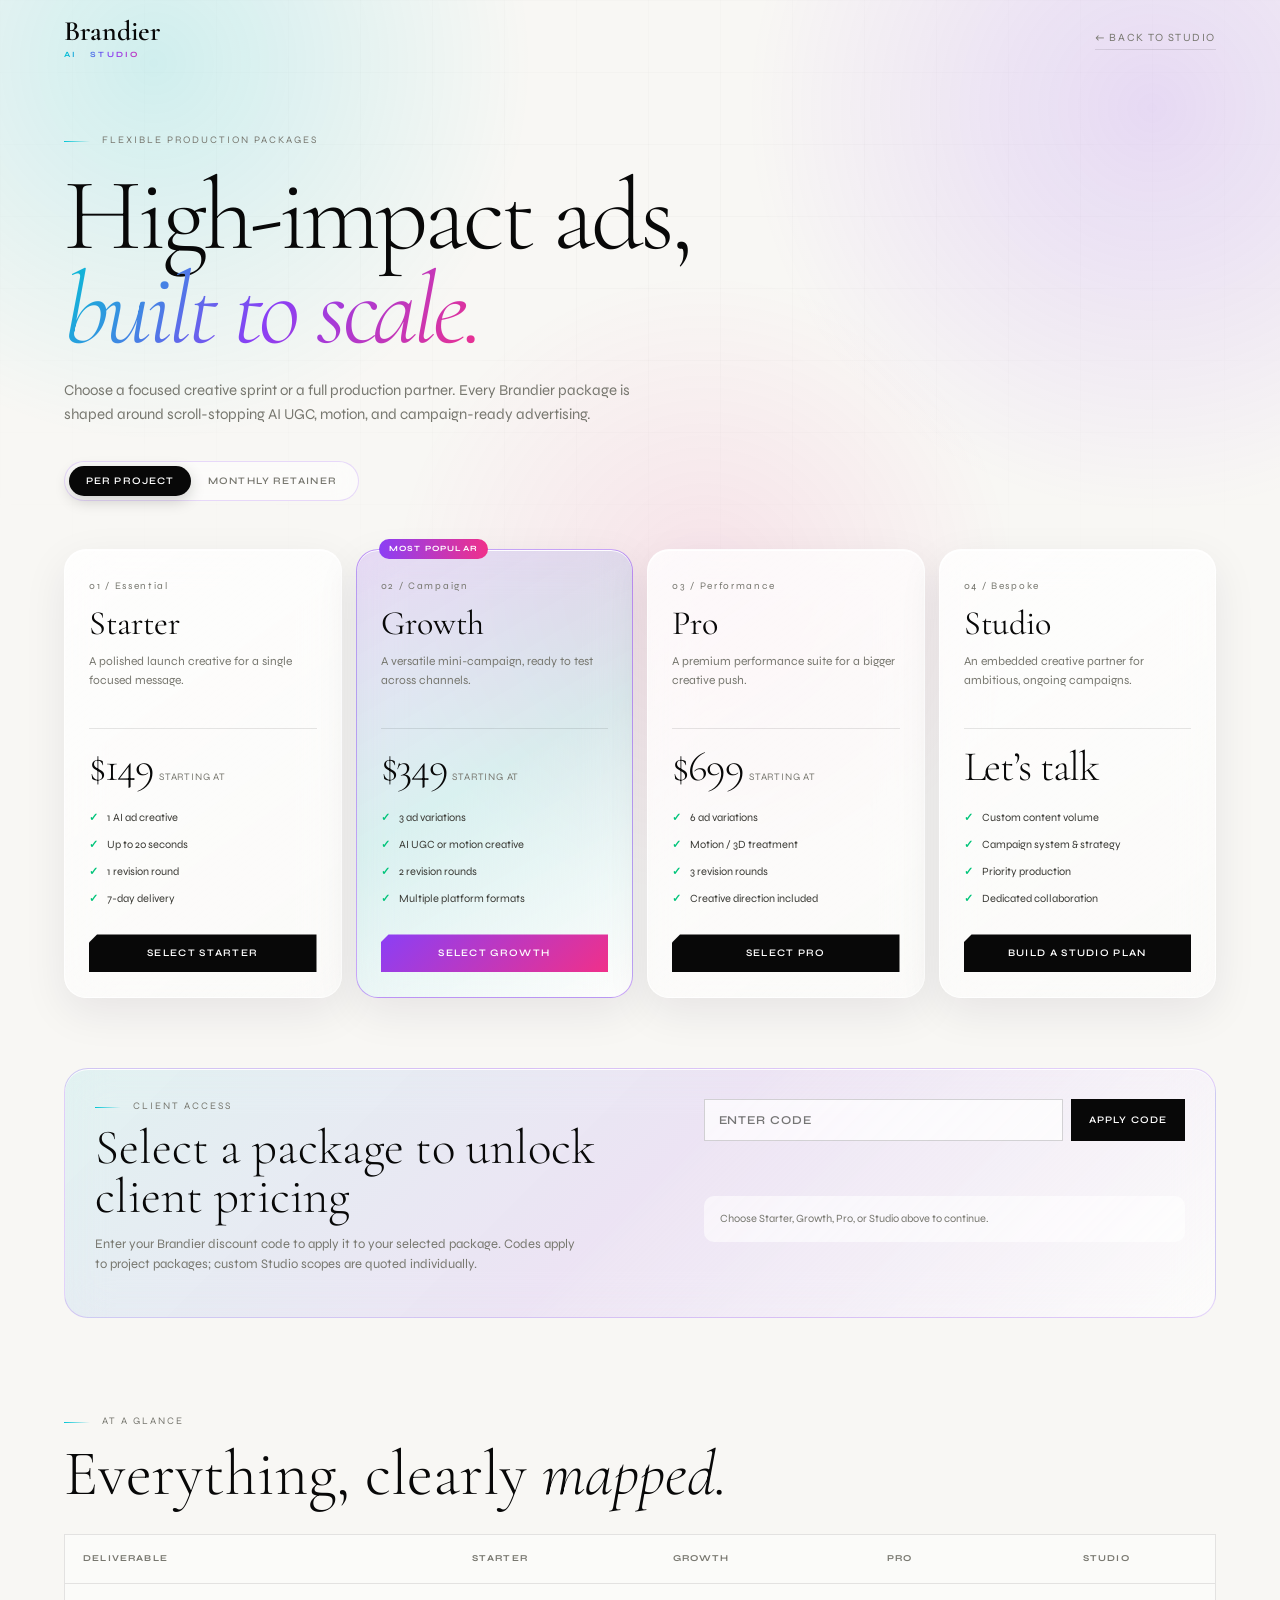
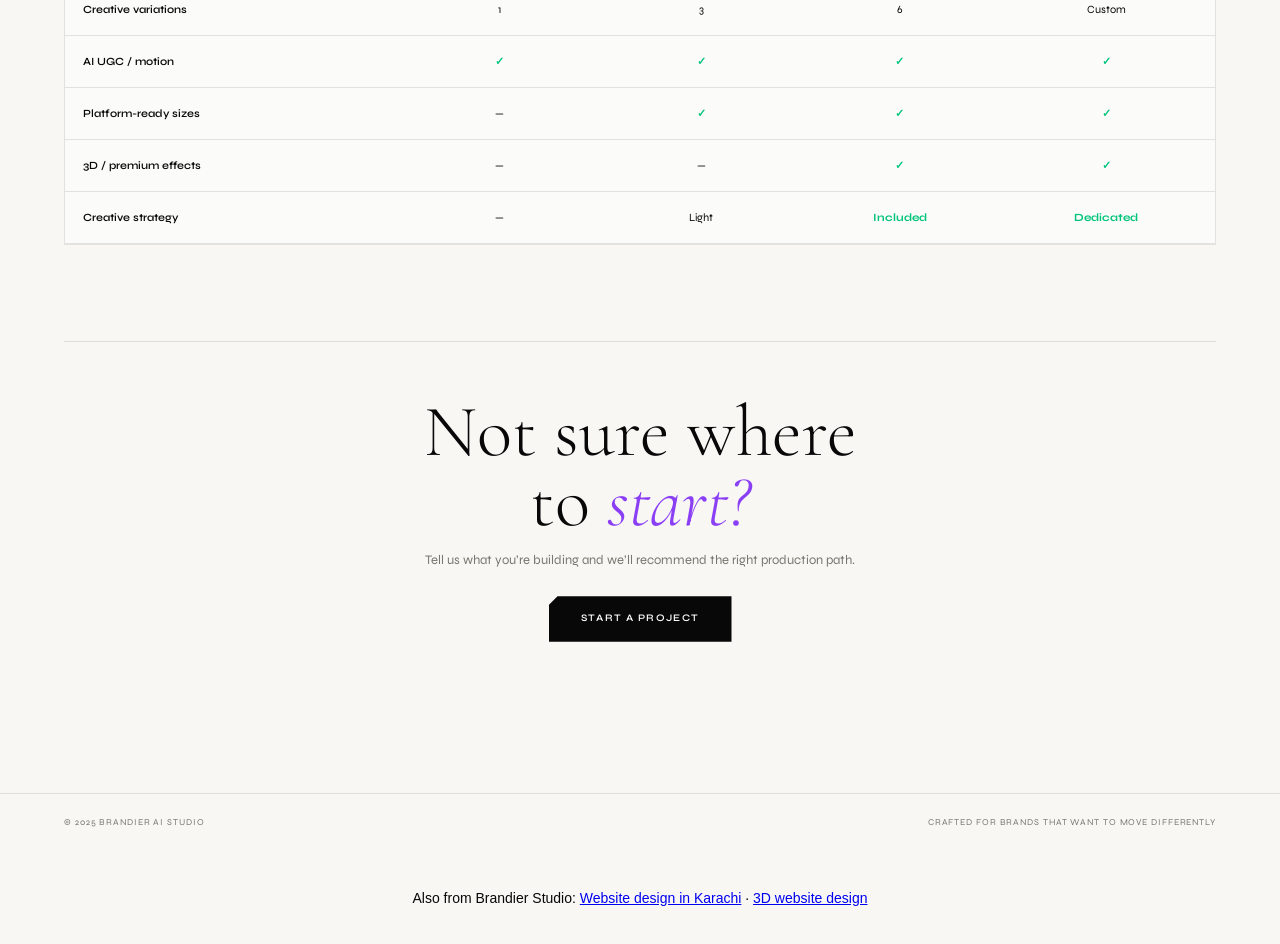
<file: pricing.html>
<!doctype html>
<html lang="en">
<head>
  <meta charset="utf-8">
  <meta name="viewport" content="width=device-width, initial-scale=1">
  <title>AI Advertising Packages &amp; Pricing | Brandier Studio</title>
<meta name="description" content="Explore AI advertising packages from Brandier Studio in Karachi. Need website design or 3D web work? Request a quote based on your project scope.">
<link rel="canonical" href="https://brandierstudio.online/pricing.html">
<meta name="robots" content="index,follow,max-image-preview:large">
<meta property="og:type" content="website"><meta property="og:site_name" content="Brandier Studio"><meta property="og:locale" content="en_PK">
<meta property="og:title" content="AI Advertising Packages &amp; Pricing | Brandier Studio"><meta property="og:description" content="Explore AI advertising packages from Brandier Studio in Karachi. Need website design or 3D web work? Request a quote based on your project scope."><meta property="og:url" content="https://brandierstudio.online/pricing.html"><meta property="og:image" content="https://brandierstudio.online/favicon.png"><meta property="og:image:alt" content="Brandier Studio logo">
<meta name="twitter:card" content="summary"><meta name="twitter:title" content="AI Advertising Packages &amp; Pricing | Brandier Studio"><meta name="twitter:description" content="Explore AI advertising packages from Brandier Studio in Karachi. Need website design or 3D web work? Request a quote based on your project scope."><meta name="twitter:image" content="https://brandierstudio.online/favicon.png">
<script type="application/ld+json">{"@context": "https://schema.org", "@graph": [{"@type": "WebPage", "@id": "https://brandierstudio.online/pricing.html#page", "url": "https://brandierstudio.online/pricing.html", "name": "AI Advertising Packages & Pricing | Brandier Studio", "description": "Explore AI advertising packages from Brandier Studio in Karachi. Need website design or 3D web work? Request a quote based on your project scope.", "publisher": {"@id": "https://brandierstudio.online/#business"}}, {"@type": "ProfessionalService", "@id": "https://brandierstudio.online/#business", "name": "Brandier Studio", "url": "https://brandierstudio.online/", "image": "https://brandierstudio.online/favicon.png", "logo": "https://brandierstudio.online/favicon.png", "telephone": "+923158878955", "email": "brandierstudio@gmail.com", "description": "Karachi-based creative and website design studio offering responsive websites, 3D web experiences, AI advertising, AI agents, chatbots and business automations.", "address": {"@type": "PostalAddress", "streetAddress": "I.I Chundrigar Rd, Jungpress", "addressLocality": "Karachi", "addressRegion": "Sindh", "postalCode": "74000", "addressCountry": "PK"}, "areaServed": [{"@type": "City", "name": "Karachi"}, {"@type": "Country", "name": "Pakistan"}], "hasMap": "https://www.google.com/maps/place/Brandier+studio/@24.849841,67.008726,17z/data=!3m1!4b1!4m6!3m5!1s0x3eb33fcb521d0777:0x27e55e4fd509d5cf!8m2!3d24.849841!4d67.008726!16s%2Fg%2F11nc4p6yjc", "founder": {"@type": "Person", "name": "Anas Mehboob", "url": "https://anas.brandierstudio.online/"}, "sameAs": ["https://pk.linkedin.com/company/brandier-studio", "https://www.instagram.com/brandiarco/", "https://www.facebook.com/brandiarstudio", "https://www.youtube.com/@Brandierstudio"], "knowsAbout": ["Website design", "3D website design", "Responsive web design", "AI advertising", "AI agents", "Chatbots", "Business automation"]}]}</script>
  <link rel="icon" type="image/png" href="favicon.png">
  <link rel="preconnect" href="https://fonts.googleapis.com">
  <link rel="preconnect" href="https://fonts.gstatic.com" crossorigin>
  <link href="https://fonts.googleapis.com/css2?family=Cormorant+Garamond:ital,wght@0,300;0,400;0,600;1,300;1,400&family=Syne:wght@400;500;600;700&display=swap" rel="stylesheet">
  <style>
    :root{--bg:#f8f7f4;--ink:#080808;--white:#fff;--muted:#77776f;--line:rgba(10,10,10,.1);--c1:#00c4d4;--c2:#8b3ff5;--c3:#f0308a;--c4:#00c47a;--serif:'Cormorant Garamond',Georgia,serif;--sans:'Syne',sans-serif}
    *{box-sizing:border-box}html{scroll-behavior:smooth}body{margin:0;background:var(--bg);color:var(--ink);font-family:var(--sans);line-height:1.55;overflow-x:hidden}.sr-only{position:absolute;width:1px;height:1px;padding:0;margin:-1px;overflow:hidden;clip:rect(0,0,0,0);white-space:nowrap;border:0}.aurora{position:fixed;inset:0;z-index:-2;background:radial-gradient(circle at 12% 7%,rgba(0,196,212,.16),transparent 27%),radial-gradient(circle at 90% 12%,rgba(139,63,245,.16),transparent 29%),radial-gradient(circle at 55% 65%,rgba(240,48,138,.1),transparent 34%)}.grid{position:fixed;inset:0;z-index:-1;opacity:.5;background-image:linear-gradient(rgba(10,10,10,.045) 1px,transparent 1px),linear-gradient(90deg,rgba(10,10,10,.045) 1px,transparent 1px);background-size:72px 72px;mask-image:radial-gradient(ellipse 75% 55% at 50% 25%,#000,transparent)}
    nav{max-width:1400px;margin:auto;padding:20px 5vw;display:flex;justify-content:space-between;align-items:center;gap:20px}.brand{font-family:var(--serif);font-size:28px;font-weight:600;color:var(--ink);text-decoration:none;line-height:.8}.brand small{display:block;font:700 8px var(--sans);letter-spacing:.28em;text-transform:uppercase;margin-top:8px;background:linear-gradient(90deg,var(--c1),var(--c2),var(--c3));background-clip:text;color:transparent}.back{font-size:11px;letter-spacing:.14em;text-transform:uppercase;color:var(--muted);text-decoration:none;border-bottom:1px solid var(--line);padding-bottom:3px}.back:hover{color:var(--ink);border-color:var(--c2)}
    main{max-width:1400px;margin:auto;padding:54px 5vw 96px}.eyebrow{font-size:10px;letter-spacing:.2em;text-transform:uppercase;color:var(--muted);display:flex;gap:12px;align-items:center}.eyebrow:before{content:'';width:26px;height:1px;background:linear-gradient(90deg,var(--c1),transparent)}h1{font:300 clamp(52px,8vw,108px)/.92 var(--serif);letter-spacing:-.04em;max-width:820px;margin:19px 0 23px}h1 em{font-style:italic;background:linear-gradient(120deg,var(--c1),var(--c2),var(--c3));background-clip:text;color:transparent}.intro{max-width:585px;color:var(--muted);font-size:15px}.switcher{display:flex;width:max-content;margin:35px 0 48px;padding:4px;border:1px solid rgba(139,63,245,.19);border-radius:999px;background:rgba(255,255,255,.55);backdrop-filter:blur(14px)}.switcher button{appearance:none;border:0;background:transparent;padding:9px 17px;border-radius:999px;font:600 10px var(--sans);letter-spacing:.11em;text-transform:uppercase;color:var(--muted);cursor:pointer}.switcher button.active{background:var(--ink);color:white;box-shadow:0 5px 15px rgba(8,8,8,.18)}
    .plans{display:grid;grid-template-columns:repeat(4,1fr);gap:14px;align-items:stretch}.plan{position:relative;padding:29px 24px 25px;border:1px solid rgba(255,255,255,.76);border-radius:22px;background:linear-gradient(145deg,rgba(255,255,255,.8),rgba(255,255,255,.42));box-shadow:0 14px 44px rgba(27,19,51,.08),inset 0 1px rgba(255,255,255,.95);backdrop-filter:blur(22px);display:flex;flex-direction:column;transition:transform .3s,box-shadow .3s}.plan:hover{transform:translateY(-6px);box-shadow:0 22px 58px rgba(89,47,168,.16),inset 0 1px white}.plan.featured{border-color:rgba(139,63,245,.46);background:linear-gradient(150deg,rgba(139,63,245,.16),rgba(0,196,212,.12),rgba(255,255,255,.72))}.tag{position:absolute;top:-11px;left:22px;background:linear-gradient(90deg,var(--c2),var(--c3));color:#fff;padding:4px 10px;border-radius:999px;font-size:8px;font-weight:700;letter-spacing:.15em;text-transform:uppercase}.plan-index{font-size:10px;letter-spacing:.17em;color:var(--muted);margin-bottom:13px}.plan h2{font:400 34px/1 var(--serif);margin:0}.summary{color:var(--muted);font-size:12px;min-height:58px;margin:11px 0 18px}.price{display:flex;align-items:baseline;gap:5px;border-top:1px solid var(--line);padding-top:17px}.amount{font:300 42px/1 var(--serif);letter-spacing:-.03em}.suffix{font-size:10px;letter-spacing:.08em;color:var(--muted);text-transform:uppercase}.included{list-style:none;padding:0;margin:21px 0 27px;display:grid;gap:10px;font-size:11px;color:#393934}.included li{display:flex;gap:9px}.included li:before{content:'✓';color:var(--c4);font-weight:700}.select{margin-top:auto;width:100%;border:0;padding:13px;background:var(--ink);color:#fff;font:600 10px var(--sans);letter-spacing:.13em;text-transform:uppercase;cursor:pointer;clip-path:polygon(8px 0,100% 0,100% 100%,0 100%,0 8px);transition:.25s}.select:hover{background:linear-gradient(135deg,var(--c2),var(--c3))}.featured .select{background:linear-gradient(135deg,var(--c2),var(--c3))}
    .discount{margin:70px 0 0;display:grid;grid-template-columns:1.1fr .9fr;gap:20px;padding:30px;border:1px solid rgba(139,63,245,.22);border-radius:24px;background:linear-gradient(135deg,rgba(0,196,212,.09),rgba(139,63,245,.1),rgba(255,255,255,.62));backdrop-filter:blur(22px);box-shadow:inset 0 1px rgba(255,255,255,.9)}.discount h2{font:300 clamp(32px,4vw,49px)/1 var(--serif);margin:8px 0}.discount p{font-size:13px;color:var(--muted);max-width:490px}.code-form{align-self:center;display:flex;gap:8px}.code-form input{min-width:0;flex:1;border:1px solid rgba(10,10,10,.17);background:rgba(255,255,255,.72);padding:13px 14px;font:600 12px var(--sans);letter-spacing:.08em;text-transform:uppercase;outline-color:var(--c2)}.code-form button{border:0;background:var(--ink);color:#fff;padding:0 18px;font:600 10px var(--sans);letter-spacing:.11em;text-transform:uppercase;cursor:pointer}.code-message{min-height:20px;margin:10px 0 0;font-size:11px;color:var(--muted)}.code-message.ok{color:#08774e}.code-message.error{color:#b21f50}.selection{margin:25px 0 0;padding:14px 16px;border-radius:10px;background:rgba(255,255,255,.58);font-size:11px;color:var(--muted)}.selection strong{color:var(--ink)}
    .compare{margin-top:96px}.section-title{font:300 clamp(39px,5vw,64px)/1 var(--serif);margin:12px 0 28px}.table-wrap{overflow:auto;border:1px solid var(--line);background:rgba(255,255,255,.48)}table{border-collapse:collapse;width:100%;min-width:740px;font-size:11px}th,td{padding:17px 18px;border-bottom:1px solid var(--line);text-align:center}th:first-child,td:first-child{text-align:left}th{font-size:9px;letter-spacing:.13em;text-transform:uppercase;color:var(--muted)}td:first-child{font-weight:600}.yes{color:var(--c4);font-weight:700}.footer-cta{text-align:center;margin-top:96px;padding:55px 20px;border-top:1px solid var(--line)}.footer-cta h2{font:300 clamp(40px,6vw,73px)/.96 var(--serif);margin:0}.footer-cta h2 em{font-style:italic;color:var(--c2)}.footer-cta p{color:var(--muted);font-size:13px}.contact{display:inline-block;margin-top:13px;padding:15px 32px;background:var(--ink);color:#fff;text-decoration:none;font-size:10px;font-weight:600;letter-spacing:.14em;text-transform:uppercase;clip-path:polygon(9px 0,100% 0,100% 100%,0 100%,0 9px)}.contact:hover{background:linear-gradient(135deg,var(--c2),var(--c3))}footer{padding:22px 5vw;border-top:1px solid var(--line);font-size:9px;letter-spacing:.1em;text-transform:uppercase;color:var(--muted);display:flex;justify-content:space-between;gap:14px}
    @media(max-width:1020px){.plans{grid-template-columns:repeat(2,1fr)}.discount{grid-template-columns:1fr}}@media(max-width:620px){nav{padding-top:18px}.plans{grid-template-columns:1fr}.plan{padding:28px 22px}.summary{min-height:auto}.code-form{flex-direction:column}.code-form button{padding:14px}.discount{padding:24px 18px}main{padding-top:32px}footer{display:block;line-height:2}}
  </style>
</head>
<body>
  <div class="aurora"></div><div class="grid"></div>
  <nav><a class="brand" href="index.html">Brandier<small>AI &nbsp; Studio</small></a><a class="back" href="index.html">← Back to studio</a></nav>
  <main>
    <div class="eyebrow">Flexible production packages</div>
    <h1>High-impact ads,<br><em>built to scale.</em></h1>
    <p class="intro">Choose a focused creative sprint or a full production partner. Every Brandier package is shaped around scroll-stopping AI UGC, motion, and campaign-ready advertising.</p>
    <div class="switcher" role="group" aria-label="Pricing cadence"><button class="active" data-mode="project">Per project</button><button data-mode="retainer">Monthly retainer</button></div>
    <section class="plans" aria-label="Brandier packages">
      <article class="plan" data-project="149" data-retainer="499" data-name="Starter"><div class="plan-index">01 / Essential</div><h2>Starter</h2><p class="summary">A polished launch creative for a single focused message.</p><div class="price"><span class="amount">$149</span><span class="suffix">starting at</span></div><ul class="included"><li>1 AI ad creative</li><li>Up to 20 seconds</li><li>1 revision round</li><li>7-day delivery</li></ul><button class="select">Select Starter</button></article>
      <article class="plan featured" data-project="349" data-retainer="1199" data-name="Growth"><span class="tag">Most popular</span><div class="plan-index">02 / Campaign</div><h2>Growth</h2><p class="summary">A versatile mini-campaign, ready to test across channels.</p><div class="price"><span class="amount">$349</span><span class="suffix">starting at</span></div><ul class="included"><li>3 ad variations</li><li>AI UGC or motion creative</li><li>2 revision rounds</li><li>Multiple platform formats</li></ul><button class="select">Select Growth</button></article>
      <article class="plan" data-project="699" data-retainer="2299" data-name="Pro"><div class="plan-index">03 / Performance</div><h2>Pro</h2><p class="summary">A premium performance suite for a bigger creative push.</p><div class="price"><span class="amount">$699</span><span class="suffix">starting at</span></div><ul class="included"><li>6 ad variations</li><li>Motion / 3D treatment</li><li>3 revision rounds</li><li>Creative direction included</li></ul><button class="select">Select Pro</button></article>
      <article class="plan" data-project="0" data-retainer="0" data-name="Studio"><div class="plan-index">04 / Bespoke</div><h2>Studio</h2><p class="summary">An embedded creative partner for ambitious, ongoing campaigns.</p><div class="price"><span class="amount">Let’s talk</span></div><ul class="included"><li>Custom content volume</li><li>Campaign system & strategy</li><li>Priority production</li><li>Dedicated collaboration</li></ul><button class="select">Build a Studio plan</button></article>
    </section>
    <section class="discount" aria-labelledby="discount-title"><div><div class="eyebrow">Client access</div><h2 id="discount-title">Have a code?</h2><p>Enter your Brandier discount code to apply it to your selected package. Codes apply to project packages; custom Studio scopes are quoted individually.</p></div><div><form class="code-form" id="code-form"><label class="sr-only" for="code">Discount code</label><input id="code" autocomplete="off" placeholder="Enter code"><button>Apply code</button></form><p class="code-message" id="code-message" aria-live="polite"></p><div class="selection" id="selection">Selected package: <strong>Growth</strong> · Your final project scope is confirmed before production.</div></div></section>
    <section class="compare"><div class="eyebrow">At a glance</div><h2 class="section-title">Everything, clearly <em>mapped.</em></h2><div class="table-wrap"><table><thead><tr><th>Deliverable</th><th>Starter</th><th>Growth</th><th>Pro</th><th>Studio</th></tr></thead><tbody><tr><td>Creative variations</td><td>1</td><td>3</td><td>6</td><td>Custom</td></tr><tr><td>AI UGC / motion</td><td class="yes">✓</td><td class="yes">✓</td><td class="yes">✓</td><td class="yes">✓</td></tr><tr><td>Platform-ready sizes</td><td>—</td><td class="yes">✓</td><td class="yes">✓</td><td class="yes">✓</td></tr><tr><td>3D / premium effects</td><td>—</td><td>—</td><td class="yes">✓</td><td class="yes">✓</td></tr><tr><td>Creative strategy</td><td>—</td><td>Light</td><td class="yes">Included</td><td class="yes">Dedicated</td></tr></tbody></table></div></section>
    <section class="footer-cta"><h2>Not sure where<br>to <em>start?</em></h2><p>Tell us what you’re building and we’ll recommend the right production path.</p><a class="contact" id="contact-link" href="index.html#contact">Start a project</a></section>
  </main><footer><span>© 2025 Brandier AI Studio</span><span>Crafted for brands that want to move differently</span></footer>
<script>
const prices = {
  WELCOME10: 10,
  BRANDIER15: 15,
  SPECIAL20: 20
};

let choice = null;
let discount = 0;
let appliedCode = '';

const money = n => n ? `$${Number(n).toLocaleString()}` : 'Custom';

const selection = document.getElementById('selection');
const message = document.getElementById('code-message');
const contactLink = document.getElementById('contact-link');
const discountTitle = document.getElementById('discount-title');

function getMode(){
  return document.querySelector('.switcher .active').dataset.mode;
}

function getBasePrice(){
  return choice ? choice.price : 0;
}

function getFinalPrice(){
  return getBasePrice()
    ? Math.round(getBasePrice() * (1 - discount / 100))
    : 0;
}

function updateDiscountSection(){
  if(!choice){
    discountTitle.textContent = 'Select a package to unlock client pricing';
    selection.innerHTML =
      'Choose Starter, Growth, Pro, or Studio above to continue.';
    return;
  }

  discountTitle.textContent =
    `${choice.name} selected — Have a code?`;

  const base = getBasePrice();
  const final = getFinalPrice();

  selection.innerHTML =
    `Selected package: <strong>${choice.name}</strong>`;

  if(base){
    selection.innerHTML += ` · ${money(base)}`;

    if(discount){
      selection.innerHTML +=
        ` → <strong>${money(final)}</strong> (${discount}% off)`;
    }
  }else{
    selection.innerHTML += ' · Custom scope';
  }

  selection.innerHTML +=
    ` · Your final project scope is confirmed before production.`;
}

function updateCards(){
  const mode = getMode();

  document.querySelectorAll('.plan').forEach(plan => {
    const base = Number(plan.dataset[mode]) || 0;
    const amount = plan.querySelector('.amount');
    const suffix = plan.querySelector('.suffix');

    if(amount){
      amount.textContent = base ? money(base) : 'Let’s talk';
    }

    if(suffix){
      suffix.textContent = base
        ? (mode === 'project' ? 'starting at' : 'per month')
        : '';
    }
  });

  if(choice && discount && choice.price){
    const selectedPlan = [...document.querySelectorAll('.plan')]
      .find(plan => plan.dataset.name === choice.name);

    if(selectedPlan){
      const amount = selectedPlan.querySelector('.amount');
      const suffix = selectedPlan.querySelector('.suffix');

      if(amount){
        amount.textContent = money(getFinalPrice());
      }

      if(suffix){
        suffix.textContent =
          getMode() === 'project'
            ? 'after discount'
            : 'per month after discount';
      }
    }
  }
}

function updateContactLink(){
  const mode = getMode();

  if(!choice){
    contactLink.href = 'index.html#contact';
    return;
  }

  const final = getFinalPrice();

  const params = new URLSearchParams({
    package: choice.name,
    basePrice: String(choice.price || 0),
    price: String(final || 0),
    mode: mode,
    discount: String(discount || 0),
    code: appliedCode
  });

  contactLink.href =
    `index.html?${params.toString()}#contact`;
}

function refresh(){
  updateCards();
  updateDiscountSection();
  updateContactLink();
}


/* --------------------------------
   PER PROJECT / MONTHLY RETAINER
-------------------------------- */

document.querySelectorAll('.switcher button').forEach(button => {
  button.addEventListener('click', () => {

    document.querySelector('.switcher .active')
      .classList.remove('active');

    button.classList.add('active');

    const mode = button.dataset.mode;

    if(choice){
      choice.price =
        Number(
          [...document.querySelectorAll('.plan')]
            .find(plan => plan.dataset.name === choice.name)
            ?.dataset[mode]
        ) || 0;
    }

    refresh();
  });
});


/* --------------------------------
   CARD CLICK
   Clicking the CARD selects it.
   It does NOT open contact.
-------------------------------- */

document.querySelectorAll('.plan').forEach(plan => {

  plan.addEventListener('click', event => {

    /* If CTA button was clicked,
       don't run card selection. */
    if(event.target.closest('.select')){
      return;
    }

    const mode = getMode();

    choice = {
      name: plan.dataset.name,
      price: Number(plan.dataset[mode]) || 0
    };

    discount = 0;
    appliedCode = '';

    document.getElementById('code').value = '';

    message.textContent = '';
    message.className = 'code-message';

    refresh();

    document.querySelector('.discount').scrollIntoView({
      behavior: 'smooth',
      block: 'center'
    });
  });

});


/* --------------------------------
   SELECT BUTTON
   Normal CTA = DIRECT CONTACT
-------------------------------- */

document.querySelectorAll('.select').forEach(button => {

  button.addEventListener('click', event => {

    event.stopPropagation();

    const plan = button.closest('.plan');
    const mode = getMode();

    choice = {
      name: plan.dataset.name,
      price: Number(plan.dataset[mode]) || 0
    };

    /*
      IMPORTANT:
      Selecting a package normally does NOT require
      a discount code.
    */

    discount = 0;
    appliedCode = '';

    updateContactLink();

    window.location.href = contactLink.href;
  });

});


/* --------------------------------
   PROMO CODE
-------------------------------- */

document.getElementById('code-form').addEventListener('submit', event => {

  event.preventDefault();

  if(!choice){
    message.textContent =
      'Please select a package first.';
    message.className =
      'code-message error';
    return;
  }

  const code = document.getElementById('code')
    .value
    .trim()
    .toUpperCase();

  if(!code){

    discount = 0;
    appliedCode = '';

    message.textContent =
      `No discount code applied. ${choice.name} stays at ${money(choice.price)}.`;

    message.className =
      'code-message error';

  }else if(prices[code] && choice.price){

    discount = prices[code];
    appliedCode = code;

    message.textContent =
      `${discount}% discount applied to ${choice.name}.`;

    message.className =
      'code-message ok';

  }else if(choice.name === 'Studio'){

    discount = 0;
    appliedCode = '';

    message.textContent =
      'Studio plans are custom quoted; your code can be reviewed with the team.';

    message.className =
      'code-message error';

  }else{

    discount = 0;
    appliedCode = '';

    message.textContent =
      'That code isn’t active. Please check it or contact the studio.';

    message.className =
      'code-message error';
  }

  refresh();
});


/* --------------------------------
   INITIAL STATE
-------------------------------- */

refresh();
</script>
<aside style="padding:24px;text-align:center;font:14px sans-serif;background:#f8f7f4;color:#080808"><p>Also from Brandier Studio: <a href="website-design-karachi.html">Website design in Karachi</a> · <a href="3d-website-design.html">3D website design</a></p></aside>
</body>
</html>
</file>
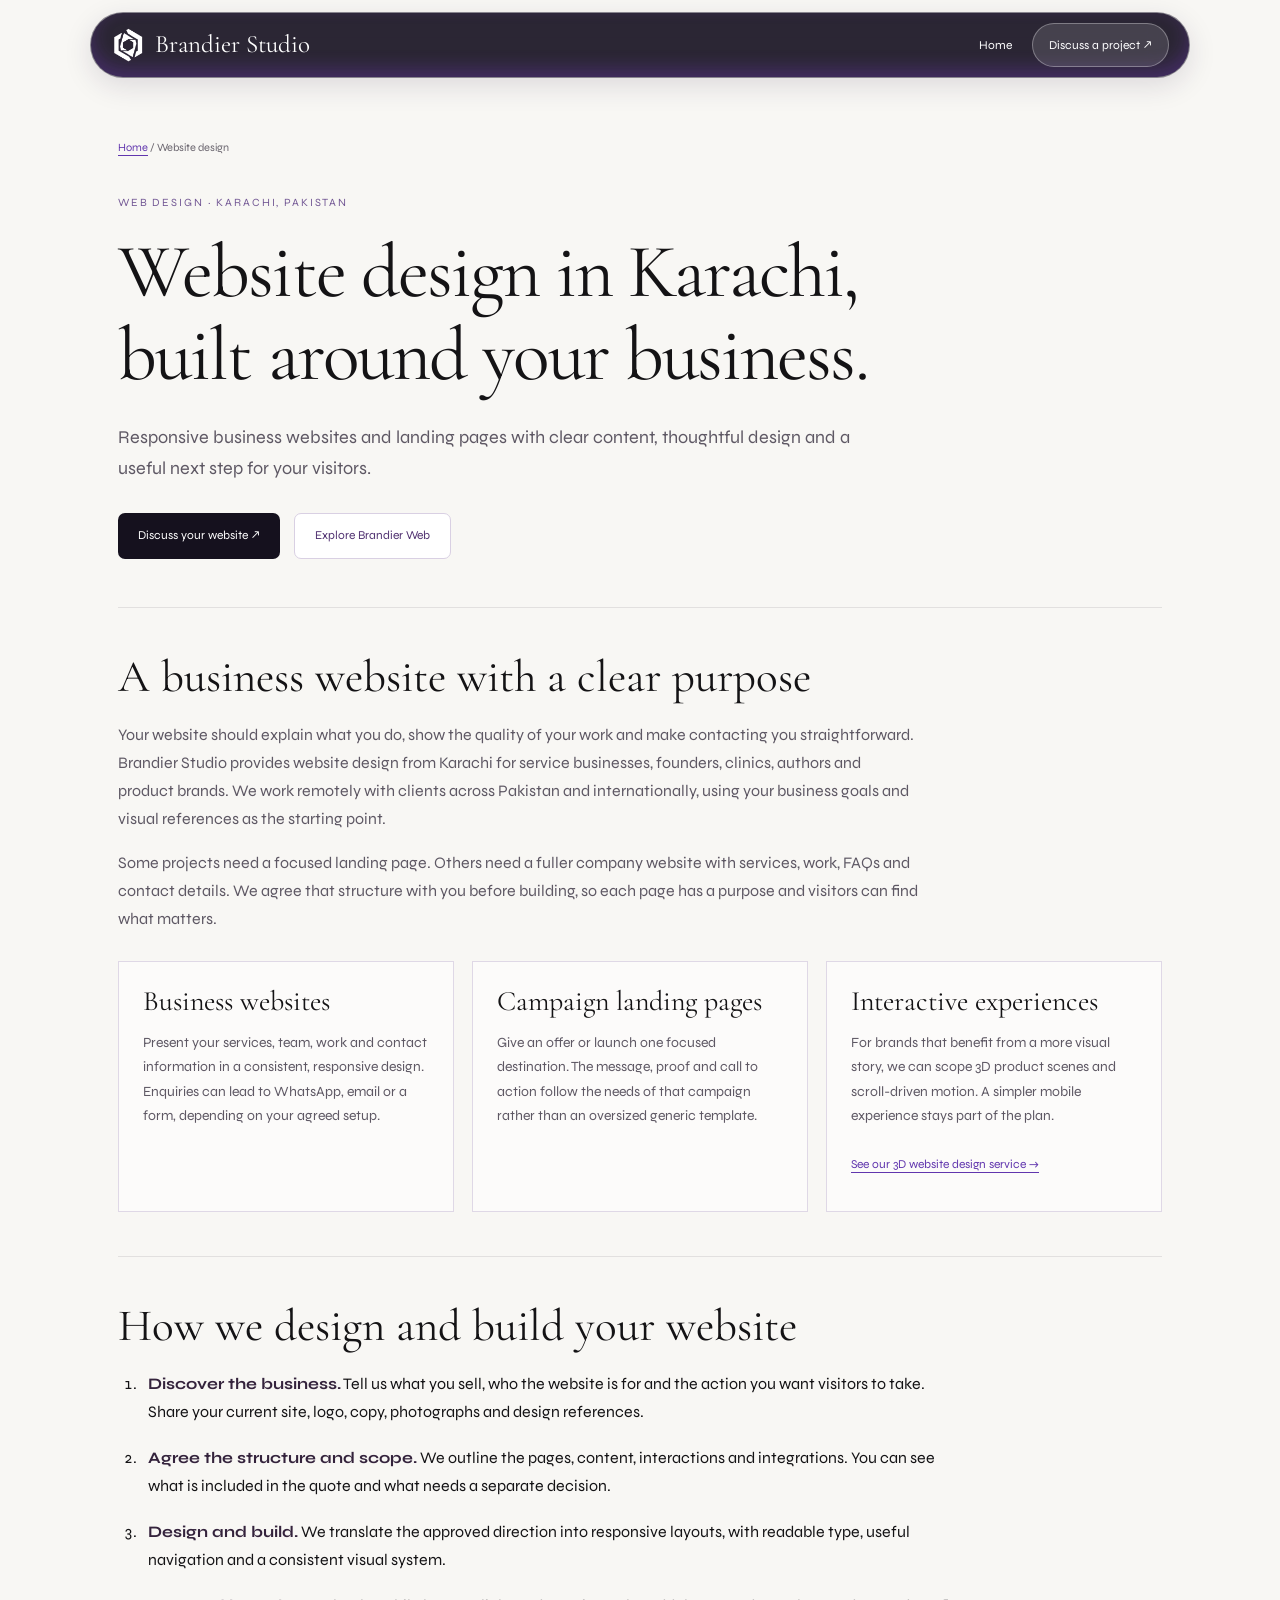
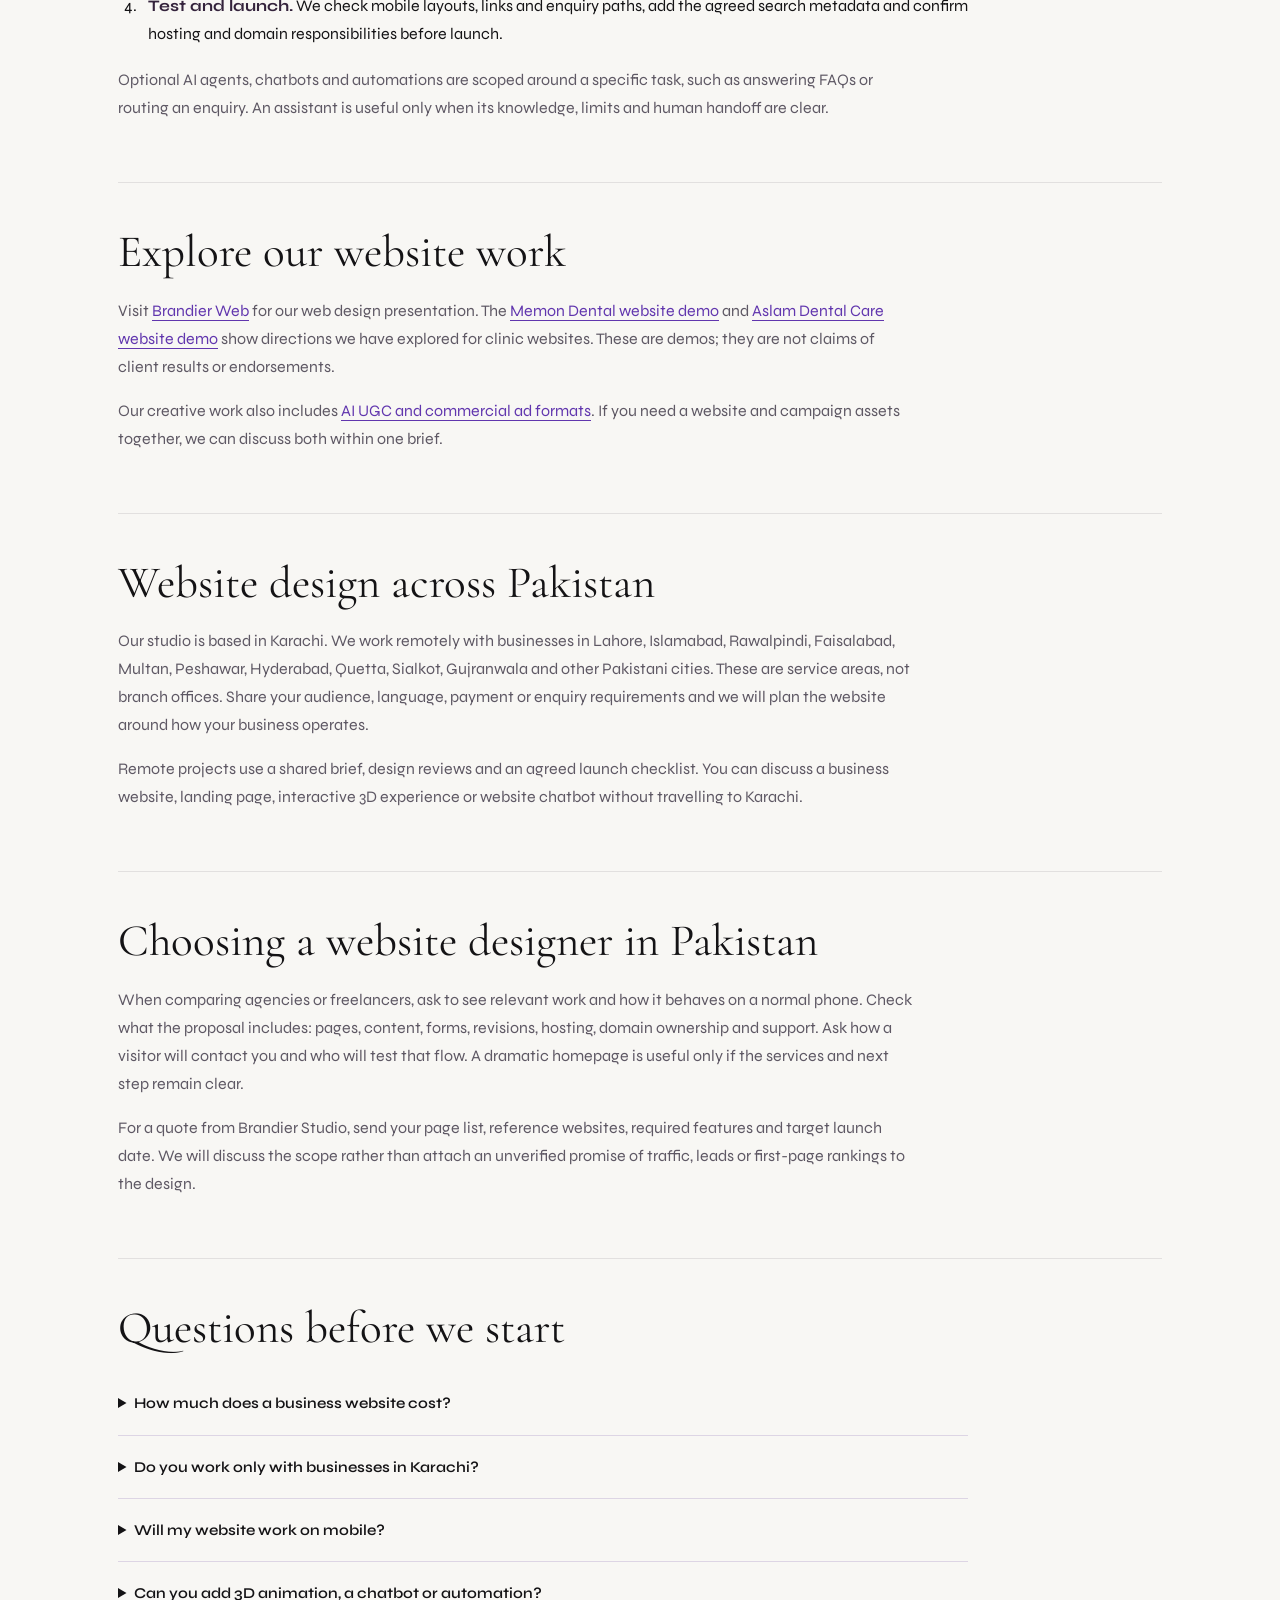
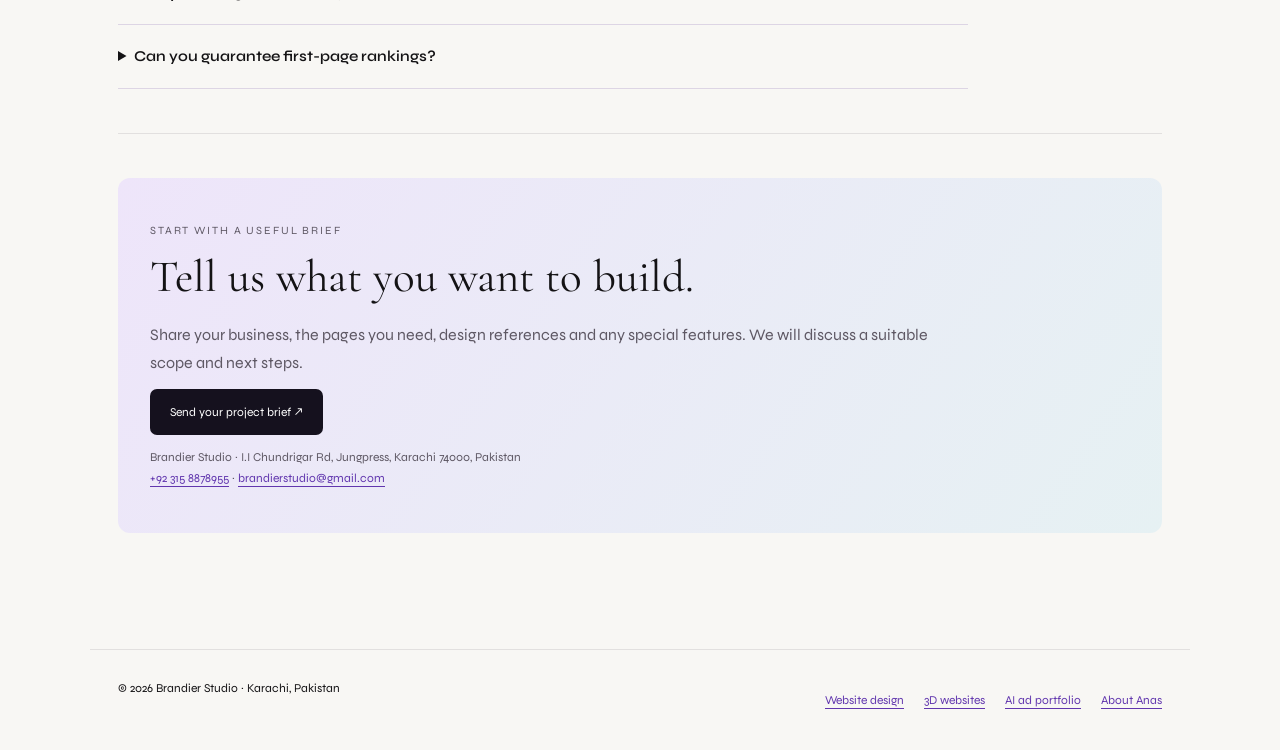
<file: website-design-karachi.html>
<!doctype html><html lang="en"><head><meta charset="utf-8"><meta name="viewport" content="width=device-width,initial-scale=1"><title>Website Design in Karachi | Brandier Studio</title><meta name="description" content="Custom website design in Karachi for businesses across Pakistan. Explore responsive business websites, landing pages, our process and website demos."><link rel="canonical" href="https://brandierstudio.online/website-design-karachi.html"><meta name="robots" content="index,follow,max-image-preview:large"><meta property="og:type" content="website"><meta property="og:site_name" content="Brandier Studio"><meta property="og:title" content="Website Design in Karachi | Brandier Studio"><meta property="og:description" content="Custom website design in Karachi for businesses across Pakistan. Explore responsive business websites, landing pages, our process and website demos."><meta property="og:url" content="https://brandierstudio.online/website-design-karachi.html"><meta property="og:image" content="https://brandierstudio.online/favicon.png"><meta name="twitter:card" content="summary"><meta name="twitter:title" content="Website Design in Karachi | Brandier Studio"><meta name="twitter:description" content="Custom website design in Karachi for businesses across Pakistan. Explore responsive business websites, landing pages, our process and website demos."><meta name="twitter:image" content="https://brandierstudio.online/favicon.png"><script type="application/ld+json">{"@context": "https://schema.org", "@graph": [{"@type": "ProfessionalService", "@id": "https://brandierstudio.online/#business", "name": "Brandier Studio", "url": "https://brandierstudio.online/", "image": "https://brandierstudio.online/favicon.png", "logo": "https://brandierstudio.online/favicon.png", "telephone": "+923158878955", "email": "brandierstudio@gmail.com", "description": "Karachi-based creative and website design studio offering responsive websites, 3D web experiences, AI advertising, AI agents, chatbots and business automations.", "address": {"@type": "PostalAddress", "streetAddress": "I.I Chundrigar Rd, Jungpress", "addressLocality": "Karachi", "addressRegion": "Sindh", "postalCode": "74000", "addressCountry": "PK"}, "areaServed": [{"@type": "City", "name": "Karachi"}, {"@type": "Country", "name": "Pakistan"}], "hasMap": "https://www.google.com/maps/place/Brandier+studio/@24.849841,67.008726,17z/data=!3m1!4b1!4m6!3m5!1s0x3eb33fcb521d0777:0x27e55e4fd509d5cf!8m2!3d24.849841!4d67.008726!16s%2Fg%2F11nc4p6yjc", "founder": {"@type": "Person", "name": "Anas Mehboob", "url": "https://anas.brandierstudio.online/"}, "sameAs": ["https://pk.linkedin.com/company/brandier-studio", "https://www.instagram.com/brandiarco/", "https://www.facebook.com/brandiarstudio", "https://www.youtube.com/@Brandierstudio"], "knowsAbout": ["Website design", "3D website design", "Responsive web design", "AI advertising", "AI agents", "Chatbots", "Business automation"]}, {"@type": "Service", "@id": "https://brandierstudio.online/website-design-karachi.html#service", "name": "Website design", "serviceType": "Website design", "provider": {"@id": "https://brandierstudio.online/#business"}, "areaServed": {"@type": "Country", "name": "Pakistan"}, "url": "https://brandierstudio.online/website-design-karachi.html"}, {"@type": "WebPage", "@id": "https://brandierstudio.online/website-design-karachi.html#page", "name": "Website Design in Karachi | Brandier Studio", "url": "https://brandierstudio.online/website-design-karachi.html", "description": "Custom website design in Karachi for businesses across Pakistan. Explore responsive business websites, landing pages, our process and website demos.", "about": {"@id": "https://brandierstudio.online/website-design-karachi.html#service"}, "breadcrumb": {"@id": "https://brandierstudio.online/website-design-karachi.html#breadcrumb"}}, {"@type": "BreadcrumbList", "@id": "https://brandierstudio.online/website-design-karachi.html#breadcrumb", "itemListElement": [{"@type": "ListItem", "position": 1, "name": "Home", "item": "https://brandierstudio.online/"}, {"@type": "ListItem", "position": 2, "name": "Website design", "item": "https://brandierstudio.online/website-design-karachi.html"}]}]}</script><link rel="icon" href="favicon.png"><link rel="preconnect" href="https://fonts.googleapis.com"><link rel="preconnect" href="https://fonts.gstatic.com" crossorigin><link href="https://fonts.googleapis.com/css2?family=Cormorant+Garamond:wght@400;500&family=Syne:wght@400;500;600&display=swap" rel="stylesheet"><link rel="stylesheet" href="assets/service-pages.css"></head><body><header class="service-header"><a class="brand" href="/"><img src="favicon.png" width="34" height="34" alt="">Brandier Studio</a><div class="header-links"><a class="home-link" href="/">Home</a><a class="quote" href="/#contact">Discuss a project ↗</a></div></header><main><div class="breadcrumbs"><a href="/">Home</a> / Website design</div><p class="eyebrow">Web design · Karachi, Pakistan</p><h1>Website design in Karachi, built around your business.</h1><p class="intro">Responsive business websites and landing pages with clear content, thoughtful design and a useful next step for your visitors.</p><div class="actions"><a class="button" href="https://wa.me/923158878955?text=Hello%20Brandier%20Studio%2C%20I%20want%20to%20discuss%20a%20website%20project.">Discuss your website ↗</a><a class="button secondary" href="https://web.brandierstudio.online/">Explore Brandier Web</a></div><section class="block"><h2>A business website with a clear purpose</h2><p>Your website should explain what you do, show the quality of your work and make contacting you straightforward. Brandier Studio provides website design from Karachi for service businesses, founders, clinics, authors and product brands. We work remotely with clients across Pakistan and internationally, using your business goals and visual references as the starting point.</p><p>Some projects need a focused landing page. Others need a fuller company website with services, work, FAQs and contact details. We agree that structure with you before building, so each page has a purpose and visitors can find what matters.</p><div class="grid"><article class="card"><h3>Business websites</h3><p>Present your services, team, work and contact information in a consistent, responsive design. Enquiries can lead to WhatsApp, email or a form, depending on your agreed setup.</p></article><article class="card"><h3>Campaign landing pages</h3><p>Give an offer or launch one focused destination. The message, proof and call to action follow the needs of that campaign rather than an oversized generic template.</p></article><article class="card"><h3>Interactive experiences</h3><p>For brands that benefit from a more visual story, we can scope 3D product scenes and scroll-driven motion. A simpler mobile experience stays part of the plan.</p><a href="3d-website-design.html">See our 3D website design service →</a></article></div></section>
<section class="block"><h2>How we design and build your website</h2><ol class="steps"><li><strong>Discover the business.</strong> Tell us what you sell, who the website is for and the action you want visitors to take. Share your current site, logo, copy, photographs and design references.</li><li><strong>Agree the structure and scope.</strong> We outline the pages, content, interactions and integrations. You can see what is included in the quote and what needs a separate decision.</li><li><strong>Design and build.</strong> We translate the approved direction into responsive layouts, with readable type, useful navigation and a consistent visual system.</li><li><strong>Test and launch.</strong> We check mobile layouts, links and enquiry paths, add the agreed search metadata and confirm hosting and domain responsibilities before launch.</li></ol><p>Optional AI agents, chatbots and automations are scoped around a specific task, such as answering FAQs or routing an enquiry. An assistant is useful only when its knowledge, limits and human handoff are clear.</p></section>
<section class="block"><h2>Explore our website work</h2><p>Visit <a href="https://web.brandierstudio.online/">Brandier Web</a> for our web design presentation. The <a href="https://memondental.vercel.app/" target="_blank" rel="noopener">Memon Dental website demo</a> and <a href="https://dr-ahmed-7os1.vercel.app/" target="_blank" rel="noopener">Aslam Dental Care website demo</a> show directions we have explored for clinic websites. These are demos; they are not claims of client results or endorsements.</p><p>Our creative work also includes <a href="brandier-blog.html">AI UGC and commercial ad formats</a>. If you need a website and campaign assets together, we can discuss both within one brief.</p></section>
<section class="block"><h2>Website design across Pakistan</h2><p>Our studio is based in Karachi. We work remotely with businesses in Lahore, Islamabad, Rawalpindi, Faisalabad, Multan, Peshawar, Hyderabad, Quetta, Sialkot, Gujranwala and other Pakistani cities. These are service areas, not branch offices. Share your audience, language, payment or enquiry requirements and we will plan the website around how your business operates.</p><p>Remote projects use a shared brief, design reviews and an agreed launch checklist. You can discuss a business website, landing page, interactive 3D experience or website chatbot without travelling to Karachi.</p></section><section class="block"><h2>Choosing a website designer in Pakistan</h2><p>When comparing agencies or freelancers, ask to see relevant work and how it behaves on a normal phone. Check what the proposal includes: pages, content, forms, revisions, hosting, domain ownership and support. Ask how a visitor will contact you and who will test that flow. A dramatic homepage is useful only if the services and next step remain clear.</p><p>For a quote from Brandier Studio, send your page list, reference websites, required features and target launch date. We will discuss the scope rather than attach an unverified promise of traffic, leads or first-page rankings to the design.</p></section><section class="block"><h2>Questions before we start</h2><details><summary>How much does a business website cost?</summary><p>The quote depends on the page count, content, integrations, motion and support you need. Send a short brief and reference websites for a scoped proposal. Our advertising packages are separate from custom website quotes.</p></details><details><summary>Do you work only with businesses in Karachi?</summary><p>No. Brandier Studio is based in Karachi and works remotely with businesses across Pakistan and internationally.</p></details><details><summary>Will my website work on mobile?</summary><p>Responsive layouts and mobile navigation are part of the website design approach. The agreed project scope defines the devices, browsers and enquiry flows we test.</p></details><details><summary>Can you add 3D animation, a chatbot or automation?</summary><p>Yes, these can be scoped as part of the project or as separate work. We first agree the interaction, the required assets or tools, and how it should work for your visitors.</p></details><details><summary>Can you guarantee first-page rankings?</summary><p>No. Search visibility depends on content, competition, website quality and many other factors. We can implement the agreed SEO foundations, but cannot promise a particular Google position.</p></details></section><section class="block"><div class="contact"><p class="eyebrow">Start with a useful brief</p><h2>Tell us what you want to build.</h2><p>Share your business, the pages you need, design references and any special features. We will discuss a suitable scope and next steps.</p><a class="button" href="/#contact">Send your project brief ↗</a><p class="small">Brandier Studio · I.I Chundrigar Rd, Jungpress, Karachi 74000, Pakistan<br><a href="tel:+923158878955">+92 315 8878955</a> · <a href="mailto:brandierstudio@gmail.com">brandierstudio@gmail.com</a></p></div></section></main><footer class="service-footer"><span>© 2026 Brandier Studio · Karachi, Pakistan</span><div><a href="website-design-karachi.html">Website design</a><a href="3d-website-design.html">3D websites</a><a href="https://tv.brandierstudio.online/">AI ad portfolio</a><a href="https://anas.brandierstudio.online/">About Anas</a></div></footer></body></html>
</file>
<file: assets/service-pages.css>
*{box-sizing:border-box}html{scroll-behavior:smooth;scroll-padding-top:110px}body{margin:0;background:#f8f7f4;color:#141315;font:16px/1.75 'Syne',sans-serif}a{color:#6136ae;text-underline-offset:4px}a:focus-visible,summary:focus-visible{outline:3px solid #8b3ff5;outline-offset:4px}.service-header{position:sticky;top:12px;z-index:10;max-width:1100px;margin:12px auto;display:flex;align-items:center;justify-content:space-between;gap:16px;padding:10px 20px;background:rgba(20,15,32,.9);color:white;border:1px solid #ffffff70;border-radius:45px;backdrop-filter:blur(20px);box-shadow:inset 0 -8px 18px #8b3ff540,0 8px 28px #27164220}.brand{display:flex;align-items:center;gap:10px;text-decoration:none;font-family:'Cormorant Garamond',serif;font-size:25px;color:white;white-space:nowrap}.brand img{width:34px;height:34px;object-fit:contain;filter:brightness(0) invert(1)}.header-links{display:flex;align-items:center;gap:20px;font-size:12px}.header-links a{color:white;text-decoration:none;min-height:44px;display:flex;align-items:center}.header-links .quote{background:#ffffff20;border:1px solid #ffffff50;border-radius:30px;padding:8px 16px}main{max-width:1100px;margin:auto;padding:48px 28px 72px}.breadcrumbs{font-size:11px;color:#6a656e;margin-bottom:36px}.eyebrow{font-size:11px;letter-spacing:.17em;text-transform:uppercase;color:#725794}h1,h2,h3{font-family:'Cormorant Garamond',serif;font-weight:400;line-height:1.1}h1{font-size:clamp(42px,6vw,76px);max-width:850px;margin:18px 0 24px;letter-spacing:-.025em}h2{font-size:clamp(32px,4vw,45px);margin:0 0 20px}h3{font-size:28px;margin:0 0 14px}.intro{max-width:780px;font-size:18px;color:#5e5864}.actions{display:flex;gap:14px;flex-wrap:wrap;margin:28px 0 48px}.button{display:inline-flex;align-items:center;justify-content:center;min-height:46px;background:#15111e;color:#fff;padding:11px 20px;border-radius:7px;text-decoration:none;font-size:12px}.button.secondary{background:white;color:#503171;border:1px solid #d9d0e3}.block{padding:44px 0;border-top:1px solid #21142b1a}.block p{max-width:800px;color:#5e5864}.grid{display:grid;grid-template-columns:repeat(3,minmax(0,1fr));gap:18px;margin-top:28px}.card{background:#ffffff90;border:1px solid #dfd8e6;padding:24px}.card p{font-size:14px}.card a{font-size:12px;min-height:44px;display:inline-flex;align-items:center}.steps{padding-left:22px;max-width:850px}.steps li{margin-bottom:18px;padding-left:8px}.steps strong{color:#34233c}details{padding:18px 0;border-bottom:1px solid #ddd5e4;max-width:850px}summary{cursor:pointer;font-size:15px;font-weight:600}details p{font-size:14px}.contact{background:linear-gradient(125deg,#eee5fa,#e6f1f3);padding:32px;border-radius:12px}.contact p{margin-bottom:12px}.small{font-size:12px}.service-footer{max-width:1100px;margin:auto;padding:28px;border-top:1px solid #21142b1a;display:flex;justify-content:space-between;gap:20px;flex-wrap:wrap;font-size:12px}.service-footer div{display:flex;gap:20px;flex-wrap:wrap}.service-footer a{min-height:44px;display:inline-flex;align-items:center}@media(max-width:700px){.service-header{margin:10px 12px;top:10px;padding:10px 14px}.brand{font-size:21px}.brand img{width:30px;height:30px}.header-links{gap:12px}.header-links .home-link{display:none}.header-links .quote{padding:8px 12px}.grid{grid-template-columns:1fr}main{padding:30px 22px 48px}.block{padding:34px 0}.intro{font-size:16px}.contact{padding:24px}.actions .button{flex:1 1 145px}.breadcrumbs{margin-bottom:24px}.service-footer{padding:22px}}@media(prefers-reduced-motion:reduce){html{scroll-behavior:auto}}
</file>
